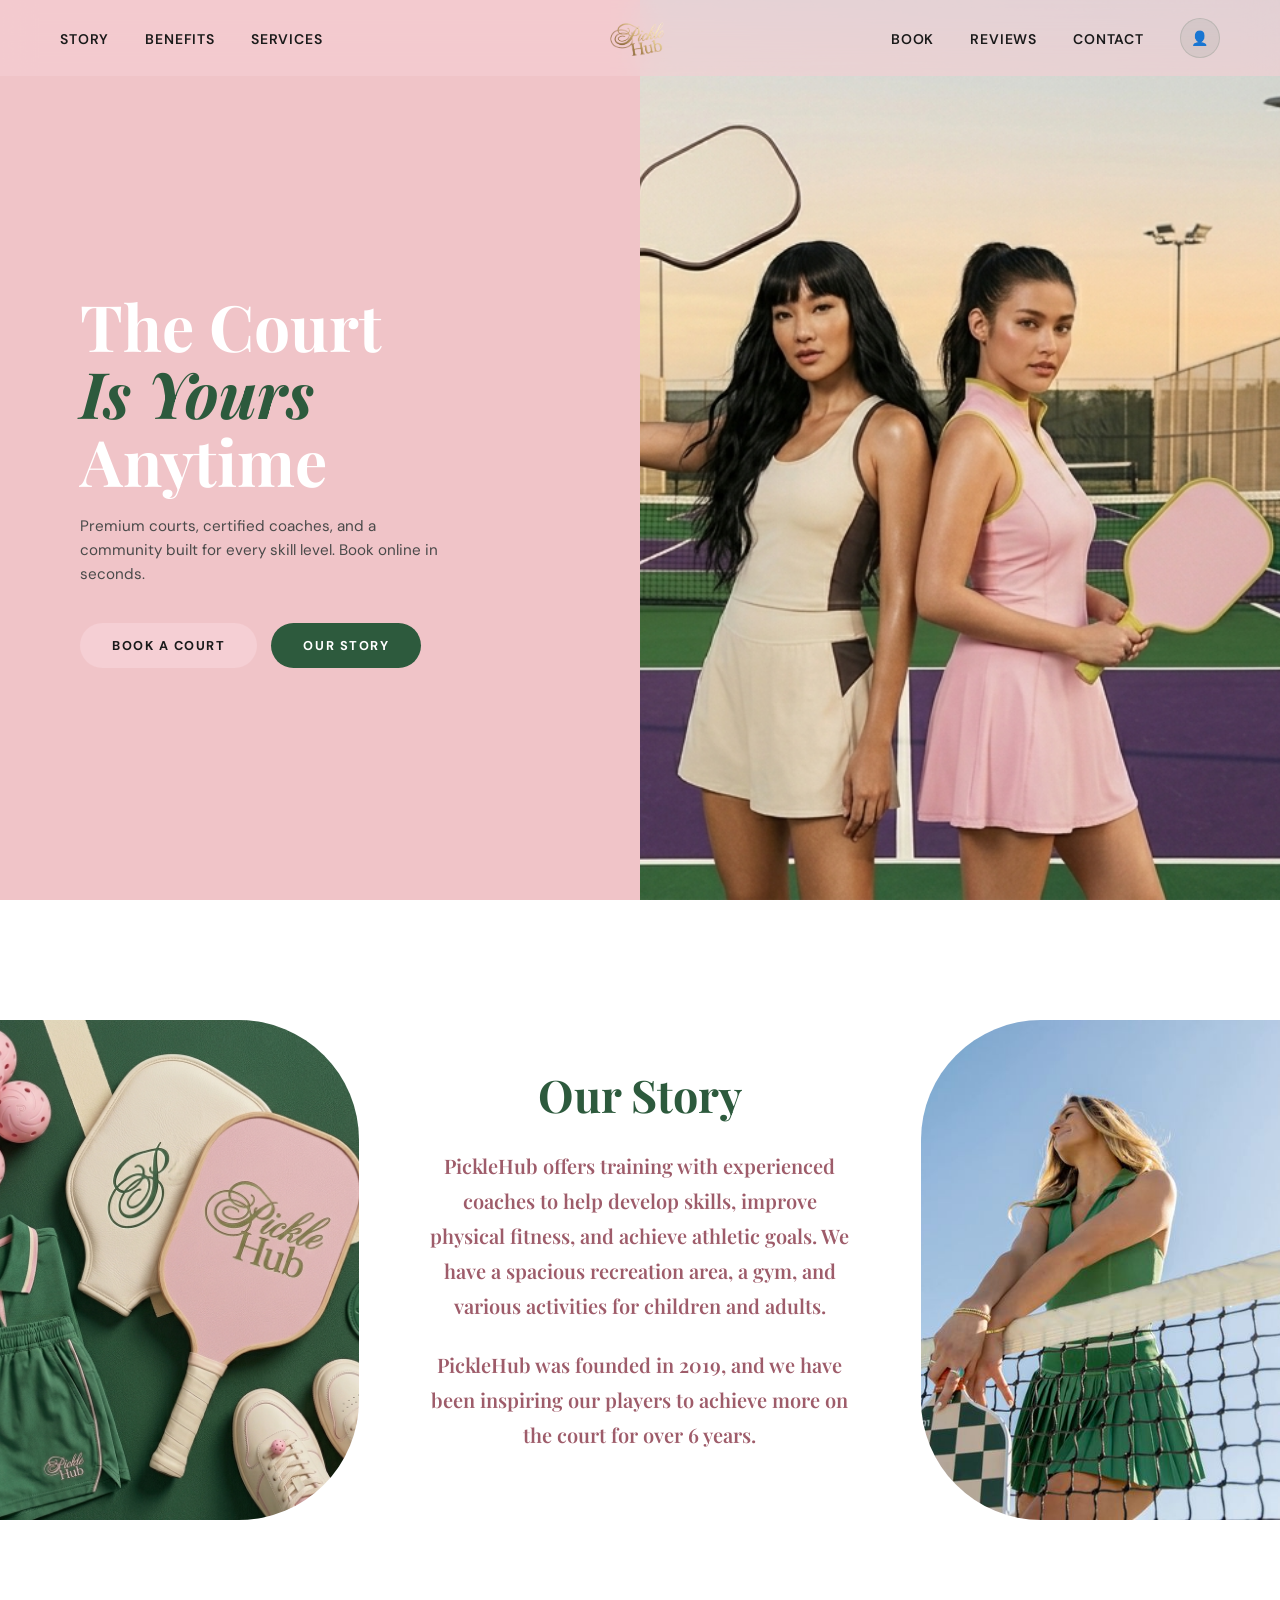
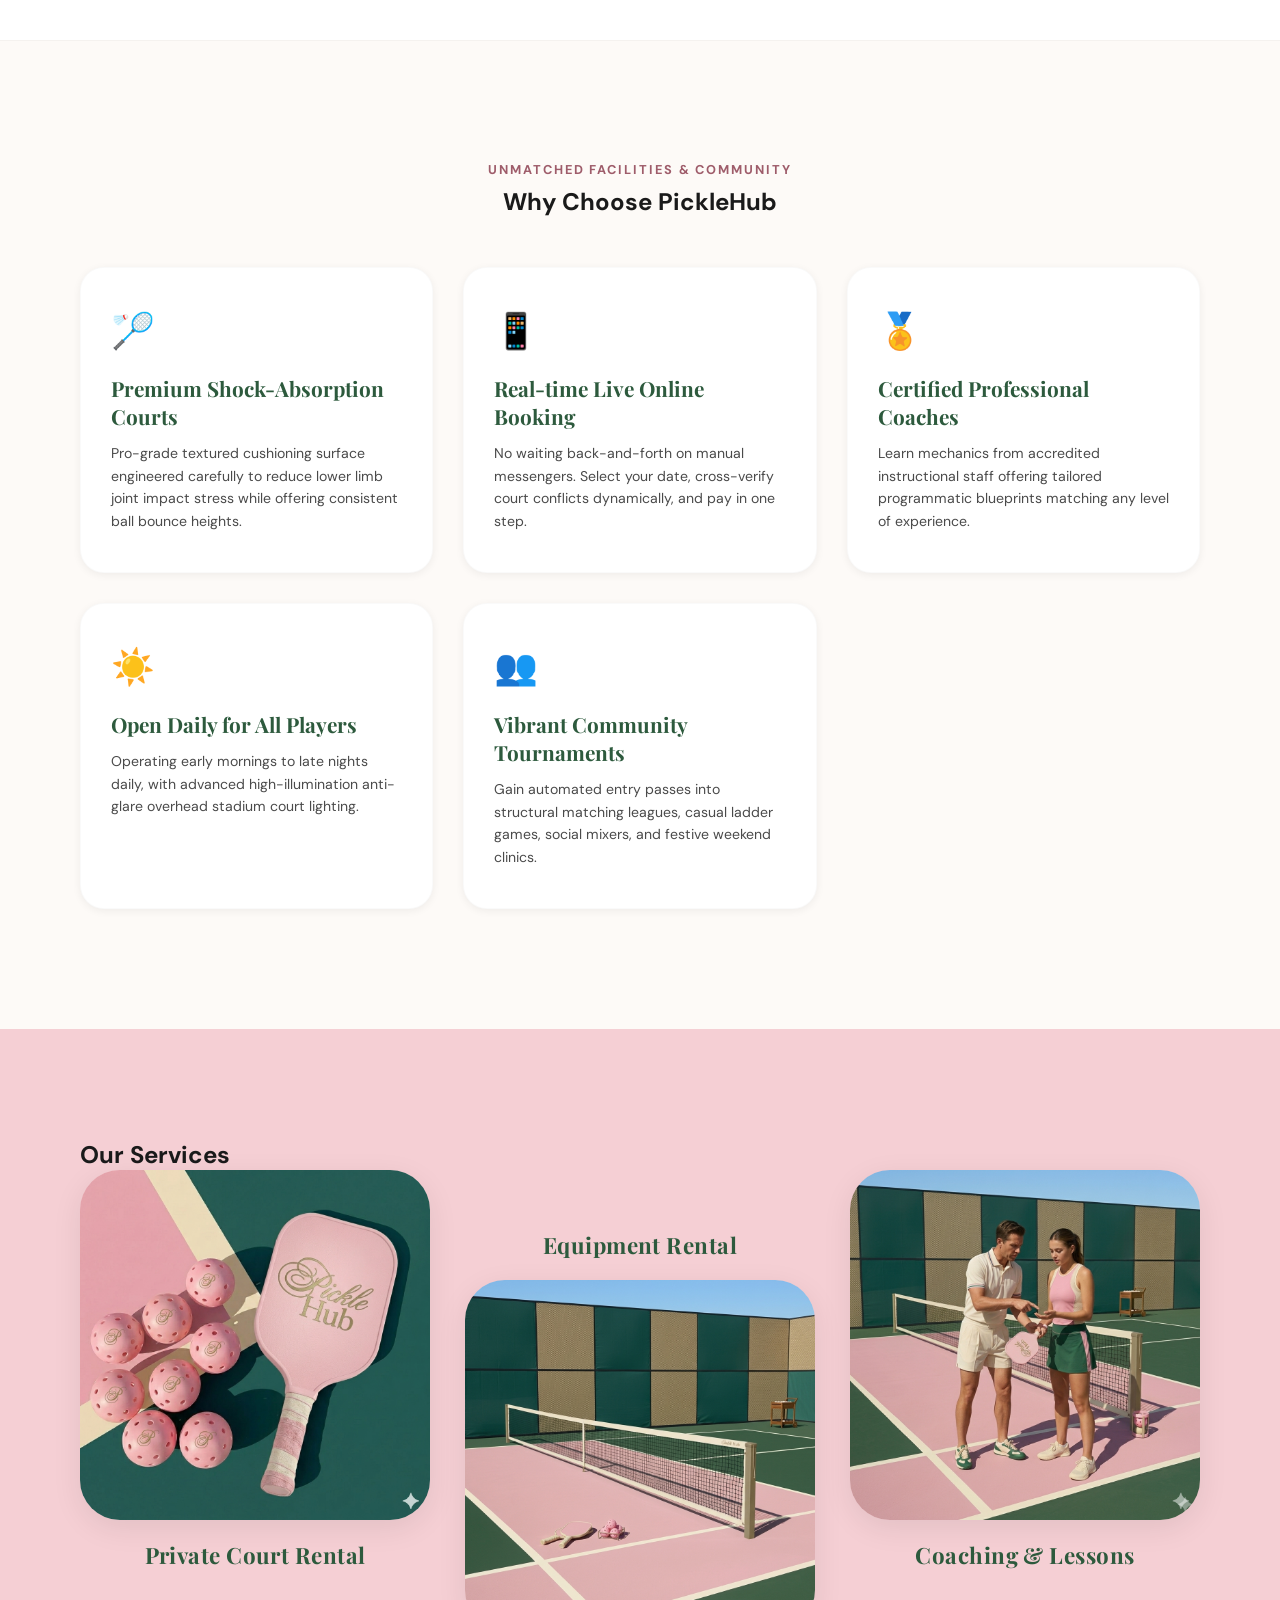
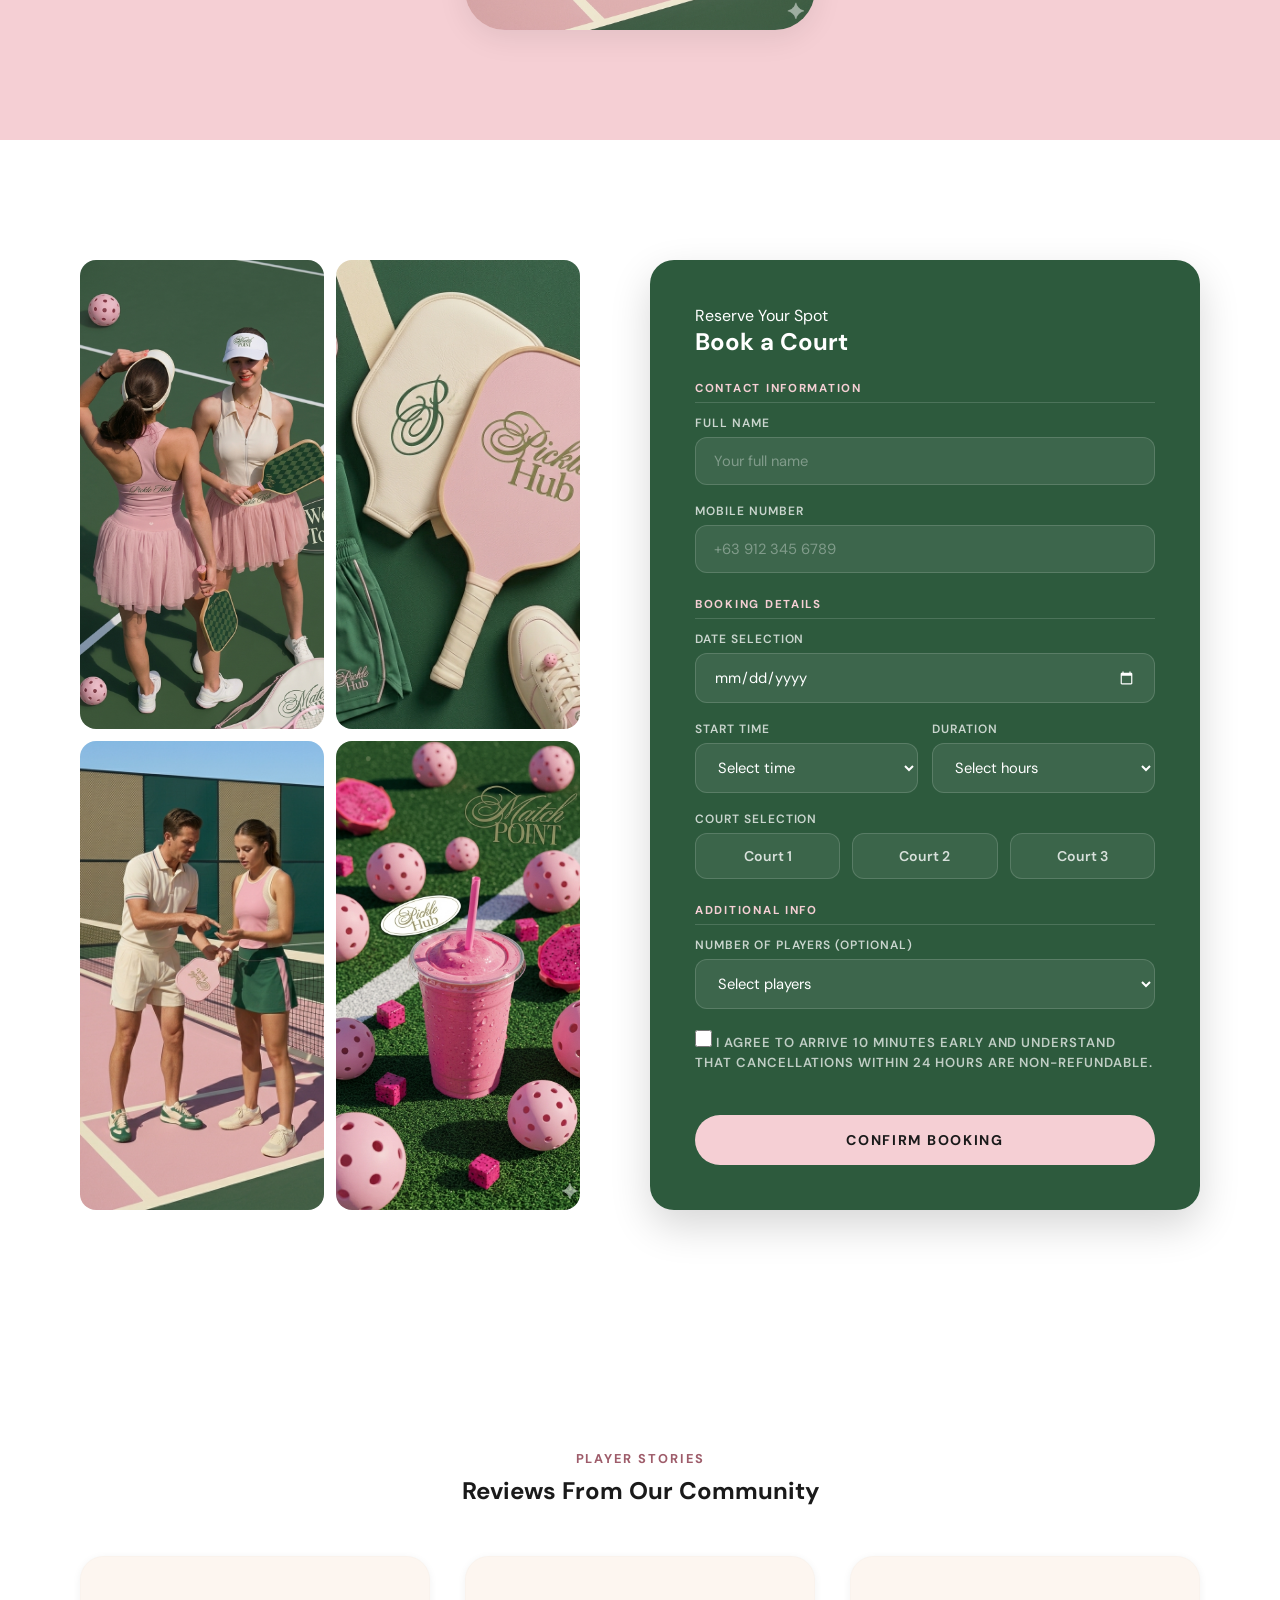
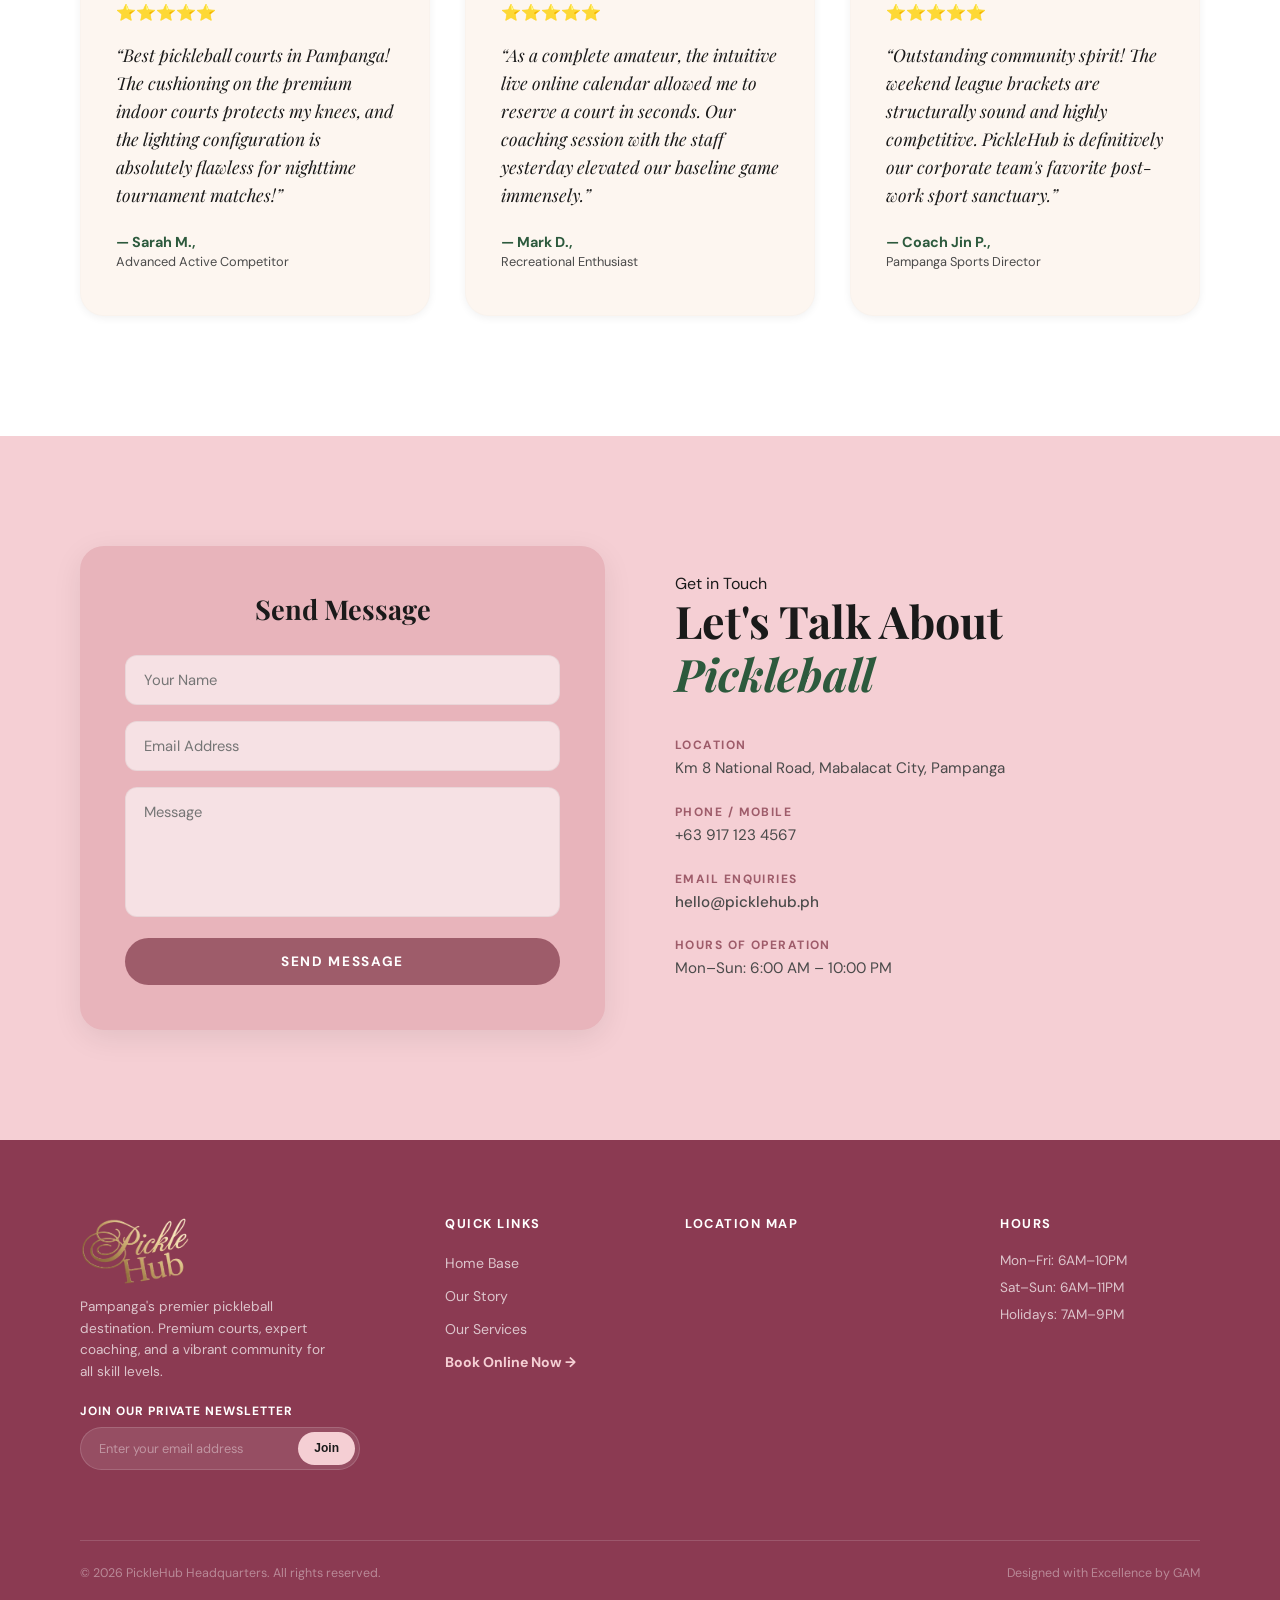
<file: index.html>
<!DOCTYPE html>
<html lang="en">
<head>
  <meta charset="UTF-8" />
  <meta name="viewport" content="width=device-width, initial-scale=1.0" />
  <title>PickleHub — The Court Is Yours Anytime</title>
  <link href="https://fonts.googleapis.com/css2?family=Playfair+Display:ital,wght@0,400;0,600;0,700;1,400;1,600&family=DM+Sans:wght@300;400;500;700&display=swap" rel="stylesheet" />
  <link rel="stylesheet" href="css/style.css" />
</head>
<body>

  <div class="toast" id="toast"></div>

  <div class="modal-overlay" id="summaryModal">
    <div class="modal-card">
      <div class="modal-header">
        <h3>Confirm Booking Details</h3>
        <button class="modal-close-btn" onclick="closeSummaryModal()">✕</button>
      </div>
      <div class="modal-body" id="modalSummaryContent"></div>
      <div class="modal-footer">
        <button class="btn-cancel-modal" onclick="closeSummaryModal()">Make Changes</button>
        <button class="btn-confirm-modal" onclick="executeFinalBooking()">
          <span class="btn-text">Pay & Secure Reservation</span>
          <div class="spinner" id="modalSpinner"></div>
        </button>
      </div>
    </div>
  </div>

  <div class="modal-overlay" id="successModal">
    <div class="success-card">
      <div class="success-icon-wrap">
        <svg class="checkmark-svg" viewBox="0 0 52 52">
          <circle class="checkmark-circle" cx="26" cy="26" r="25" fill="none"/>
          <path class="checkmark-check" fill="none" d="M14.1 27.2l7.1 7.2 16.7-16.8"/>
        </svg>
      </div>
      <h2>Booking Secured!</h2>
      <p>Your court has been successfully reserved. We have sent a digital confirmation pass to your mobile number.</p>
      <div class="success-details" id="successSummaryContent"></div>
      <button class="btn-success-close" onclick="closeSuccessModal()">See You On The Court</button>
    </div>
  </div>

  <nav id="navbar">
    <ul class="nav-links">
      <li><a href="#story" class="nav-link-item">story</a></li>
      <li><a href="#why-choose-us" class="nav-link-item">benefits</a></li>
      <li><a href="#services" class="nav-link-item">services</a></li>
    </ul>

    <a href="#hero" class="nav-logo">
      <img src="images/logo.png" alt="PickleHub Logo" style="height: 35px; width: auto; vertical-align: middle;">
    </a>
    
    <ul class="nav-right">
      <li><a href="#book" class="nav-link-item">book</a></li>
      <li><a href="#testimonials" class="nav-link-item">reviews</a></li>
      <li><a href="#contact" class="nav-link-item">contact</a></li>
      <li><a href="admin.html" class="btn-admin-auth-trigger" aria-label="Admin Access Portal" style="text-decoration:none;">👤</a></li>
    </ul>

    <button class="hamburger" id="hamburger" aria-label="Open menu">
      <span></span><span></span><span></span>
    </button>
  </nav>

  <div class="mobile-menu" id="mobileMenu">
    <button class="mobile-close" id="mobileClose">✕</button>
    <a href="#story" onclick="closeMobile()">Story</a>
    <a href="#why-choose-us" onclick="closeMobile()">Why Choose Us</a>
    <a href="#services" onclick="closeMobile()">Services</a>
    <a href="#book" onclick="closeMobile()">Book a Court</a>
    <a href="#testimonials" onclick="closeMobile()">Testimonials</a>
    <a href="#contact" onclick="closeMobile()">Contact</a>
    <a href="admin.html" class="btn-dashboard-toggle" style="margin-top: 20px; padding: 12px 24px; text-decoration: none;">👤 Staff Portal</a>
  </div>

  <section id="hero">
    <div class="hero-content">
      <h1>The Court<br><em>Is Yours</em><br>Anytime</h1>
      <p class="hero-sub">Premium courts, certified coaches, and a community built for every skill level. Book online in seconds.</p>
      <div class="hero-btns">
        <a href="#book" class="btn-primary">Book a Court</a>
        <a href="#story" class="btn-secondary">Our Story</a>
      </div>
    </div>
    <div class="hero-img">
      <img src="images/pb-home.png" alt="Pickleball players" />
    </div>
  </section>

  <section id="story">
    <div class="story-img left-img">
      <img src="images/paddle.png" alt="Pickleball paddles and balls" />
    </div>
    <div class="story-text">
      <h2>Our Story</h2>
      <p>PickleHub offers training with experienced coaches to help develop skills, improve physical fitness, and achieve athletic goals. We have a spacious recreation area, a gym, and various activities for children and adults.</p>
      <p>PickleHub was founded in 2019, and we have been inspiring our players to achieve more on the court for over 6 years.</p>
    </div>
    <div class="story-img right-img">
      <img src="images/pp.jpg" alt="Pickleball player" />
    </div>
  </section>

  <section id="why-choose-us">
    <p class="section-eyebrow">Unmatched Facilities & Community</p>
    <h2 class="section-title">Why Choose PickleHub</h2>
    <div class="benefits-grid">
      <div class="benefit-card">
        <div class="benefit-icon">🏸</div>
        <h3>Premium Shock-Absorption Courts</h3>
        <p>Pro-grade textured cushioning surface engineered carefully to reduce lower limb joint impact stress while offering consistent ball bounce heights.</p>
      </div>
      <div class="benefit-card">
        <div class="benefit-icon">📱</div>
        <h3>Real-time Live Online Booking</h3>
        <p>No waiting back-and-forth on manual messengers. Select your date, cross-verify court conflicts dynamically, and pay in one step.</p>
      </div>
      <div class="benefit-card">
        <div class="benefit-icon">🏅</div>
        <h3>Certified Professional Coaches</h3>
        <p>Learn mechanics from accredited instructional staff offering tailored programmatic blueprints matching any level of experience.</p>
      </div>
      <div class="benefit-card">
        <div class="benefit-icon">☀️</div>
        <h3>Open Daily for All Players</h3>
        <p>Operating early mornings to late nights daily, with advanced high-illumination anti-glare overhead stadium court lighting.</p>
      </div>
      <div class="benefit-card">
        <div class="benefit-icon">👥</div>
        <h3>Vibrant Community Tournaments</h3>
        <p>Gain automated entry passes into structural matching leagues, casual ladder games, social mixers, and festive weekend clinics.</p>
      </div>
    </div>
  </section>

  <section id="services">
    <h2 class="section-title">Our Services</h2>
    <div class="services-grid">
      <div class="service-item side-item">
        <div class="s-img">
          <img src="images/equipment.png" alt="Private Court Rental" />
        </div>
        <h3 class="s-title">Private Court Rental</h3>
      </div>
      <div class="service-item center-item">
        <h3 class="s-title">Equipment Rental</h3>
        <div class="s-img">
          <img src="images/rental.png" alt="Equipment Rental" />
        </div>
      </div>
      <div class="service-item side-item">
        <div class="s-img">
          <img src="images/coaching.png" alt="Coaching & Lessons" />
        </div>
        <h3 class="s-title">Coaching & Lessons</h3>
      </div>
    </div>
  </section>

  <section id="book">
    <div class="book-gallery">
      <div class="book-gallery-img gallery-top-left"><img src="images/players.png" alt="Players" /></div>
      <div class="book-gallery-img gallery-top-right"><img src="images/paddle.png" alt="Pickleball paddle" /></div>
      <div class="book-gallery-img gallery-bottom-left"><img src="images/coaching.png" alt="Coaching session" /></div>
      <div class="book-gallery-img gallery-bottom-right"><img src="images/pb balls.png" alt="Pickleball balls" /></div>
    </div>

    <div class="book-form-wrap">
      <p class="eyebrow">Reserve Your Spot</p>
      <h2>Book a Court</h2>

      <p class="form-section-label">Contact Information</p>
      <div class="form-group">
        <label for="bookName">Full Name</label>
        <input type="text" id="bookName" placeholder="Your full name" />
      </div>
      <div class="form-group">
        <label for="bookPhone">Mobile Number</label>
        <input type="tel" id="bookPhone" placeholder="+63 912 345 6789" />
      </div>

      <p class="form-section-label">Booking Details</p>
      <div class="form-group">
        <label for="bookDate">Date Selection</label>
        <input type="date" id="bookDate" onchange="runLiveAvailabilityCheck()" />
      </div>

      <div class="form-row">
        <div class="form-group">
          <label for="bookStartTime">Start Time</label>
          <select id="bookStartTime" onchange="runLiveAvailabilityCheck()">
            <option value="">Select time</option>
            <option value="06:00">6:00 AM</option>
            <option value="07:00">7:00 AM</option>
            <option value="08:00">8:00 AM</option>
            <option value="09:00">9:00 AM</option>
            <option value="10:00">10:00 AM</option>
            <option value="11:00">11:00 AM</option>
            <option value="12:00">12:00 PM</option>
            <option value="13:00">1:00 PM</option>
            <option value="14:00">2:00 PM</option>
            <option value="15:00">3:00 PM</option>
            <option value="16:00">4:00 PM</option>
            <option value="17:00">5:00 PM</option>
            <option value="18:00">6:00 PM</option>
            <option value="19:00">7:00 PM</option>
            <option value="20:00">8:00 PM</option>
            <option value="21:00">9:00 PM</option>
          </select>
        </div>
        <div class="form-group">
          <label for="bookDuration">Duration</label>
          <select id="bookDuration" onchange="runLiveAvailabilityCheck()">
            <option value="">Select hours</option>
            <option value="1">1 Hour</option>
            <option value="2">2 Hours</option>
            <option value="3">3 Hours</option>
            <option value="4">4 Hours</option>
          </select>
        </div>
      </div>

      <div class="checker-banner status-checking" id="availabilityCheckerBanner" style="display: none;">
        <span class="banner-icon">🔄</span> <span id="availabilityBannerMessage">Evaluating slot criteria...</span>
      </div>

      <div class="form-group">
        <label>Court Selection</label>
        <div class="court-btns">
          <button type="button" class="court-btn" id="courtBtn1" onclick="selectCourt(this, '1')">Court 1</button>
          <button type="button" class="court-btn" id="courtBtn2" onclick="selectCourt(this, '2')">Court 2</button>
          <button type="button" class="court-btn" id="courtBtn3" onclick="selectCourt(this, '3')">Court 3</button>
        </div>
        <input type="hidden" id="bookCourt" value="" />
      </div>

      <div class="price-estimate-box" id="priceEstimationBox" style="display: none;">
        <div class="price-row">
          <span>Base Court Rate (<span id="calcHoursText">0 Hours</span>):</span>
          <span id="calcBasePrice">₱0</span>
        </div>
        <div class="price-row total-row">
          <span>Estimated Total Cost Due:</span>
          <span id="calcTotalAmount">₱0</span>
        </div>
      </div>

      <p class="form-section-label">Additional Info</p>
      <div class="form-group">
        <label for="bookPlayers">Number of Players <span class="optional-tag">(Optional)</span></label>
        <select id="bookPlayers">
          <option value="">Select players</option>
          <option value="1">1 Player</option>
          <option value="2">2 Players</option>
          <option value="3">3 Players</option>
          <option value="4">4 Players</option>
          <option value="5+">5+ Players</option>
        </select>
      </div>

      <div class="form-group terms-group">
        <label class="checkbox-label">
          <input type="checkbox" id="bookTerms" />
          <span>I agree to arrive 10 minutes early and understand that cancellations within 24 hours are non-refundable.</span>
        </label>
      </div>

      <button class="btn-submit" onclick="submitBookingFormStage()">Confirm Booking</button>
    </div>
  </section>

  <section id="testimonials">
    <p class="section-eyebrow">Player Stories</p>
    <h2 class="section-title">Reviews From Our Community</h2>
    <div class="testimonials-container">
      <div class="testimonial-card">
        <div class="stars">⭐⭐⭐⭐⭐</div>
        <p class="quote">“Best pickleball courts in Pampanga! The cushioning on the premium indoor courts protects my knees, and the lighting configuration is absolutely flawless for nighttime tournament matches!”</p>
        <p class="author">— Sarah M., <span>Advanced Active Competitor</span></p>
      </div>
      <div class="testimonial-card">
        <div class="stars">⭐⭐⭐⭐⭐</div>
        <p class="quote">“As a complete amateur, the intuitive live online calendar allowed me to reserve a court in seconds. Our coaching session with the staff yesterday elevated our baseline game immensely.”</p>
        <p class="author">— Mark D., <span>Recreational Enthusiast</span></p>
      </div>
      <div class="testimonial-card">
        <div class="stars">⭐⭐⭐⭐⭐</div>
        <p class="quote">“Outstanding community spirit! The weekend league brackets are structurally sound and highly competitive. PickleHub is definitively our corporate team's favorite post-work sport sanctuary.”</p>
        <p class="author">— Coach Jin P., <span>Pampanga Sports Director</span></p>
      </div>
    </div>
  </section>

  <section id="contact">
    <div class="contact-form-wrap">
      <h3>Send Message</h3>
      <input type="text" id="cName" placeholder="Your Name" />
      <input type="email" id="cEmail" placeholder="Email Address" />
      <textarea id="cMessage" placeholder="Message"></textarea>
      <button class="btn-send" onclick="sendMessage()">Send Message</button>
    </div>

    <div class="contact-info">
      <p class="eyebrow">Get in Touch</p>
      <h2>Let's Talk About<br><em>Pickleball</em></h2>

      <div class="info-item">
        <div class="label">Location</div>
        <p>Km 8 National Road, Mabalacat City, Pampanga</p>
      </div>
      <div class="info-item">
        <div class="label">Phone / Mobile</div>
        <p><a href="tel:+639171234567" style="color: inherit; text-decoration: none;">+63 917 123 4567</a></p>
      </div>
      <div class="info-item">
        <div class="label">Email Enquiries</div>
        <p><a href="mailto:hello@picklehub.ph" style="color: inherit; text-decoration: none; font-weight: 500;">hello@picklehub.ph</a></p>
      </div>
      <div class="info-item">
        <div class="label">Hours of Operation</div>
        <p>Mon–Sun: 6:00 AM – 10:00 PM</p>
      </div>
    </div>
  </section>

  <footer>
    <div class="footer-top">
      <div class="footer-brand">
        <div class="footer-logo">
          <img src="images/logo.png" alt="PickleHub Logo" style="width: 120px; height: auto; display: block; margin-bottom: 12px;">
        </div>
        <p>Pampanga's premier pickleball destination. Premium courts, expert coaching, and a vibrant community for all skill levels.</p>
        
        <div class="newsletter-wrap">
          <h5>Join Our Private Newsletter</h5>
          <div class="newsletter-field">
            <input type="email" id="newsletterEmailInput" placeholder="Enter your email address" />
            <button onclick="handleNewsletterSubmit()">Join</button>
          </div>
        </div>
      </div>

      <div class="footer-col">
        <h4>Quick Links</h4>
        <ul>
          <li><a href="#hero">Home Base</a></li>
          <li><a href="#story">Our Story</a></li>
          <li><a href="#services">Our Services</a></li>
          <li><a href="#book" class="cta-highlight-link">Book Online Now →</a></li>
        </ul>
      </div>

      <div class="footer-col">
        <h4>Location Map</h4>
        <div class="maps-container-frame">
          <iframe 
            src="https://www.google.com/maps/embed?pb=!1m18!1m12!1m3!1d3848.3304126938945!2d120.5756!3d15.2215!2m3!1f0!2f0!3f0!3m2!1i1024!2i768!4f13.1!3m3!1m2!1s0x0%3A0x0!2zMTXCsDEzJzE3LjQiTiAxMjDCsDM0JzMyLjIiRQ!5e0!3m2!1sen!2sph!4v1650000000000!5m2!1sen!2sph" 
            width="100%" height="115" style="border:0; border-radius: 12px;" allowfullscreen="" loading="lazy" referrerpolicy="no-referrer-when-downgrade">
          </iframe>
        </div>
      </div>

      <div class="footer-col">
        <h4>Hours</h4>
        <div class="hours-item">Mon–Fri: 6AM–10PM</div>
        <div class="hours-item">Sat–Sun: 6AM–11PM</div>
        <div class="hours-item">Holidays: 7AM–9PM</div>
      </div>
    </div>
    <div class="footer-bottom">
      <span>© 2026 PickleHub Headquarters. All rights reserved.</span>
      <span>Designed with Excellence by GAM</span>
    </div>
  </footer>

  <script src="js/script.js"></script>
</body>
</html>
</file>
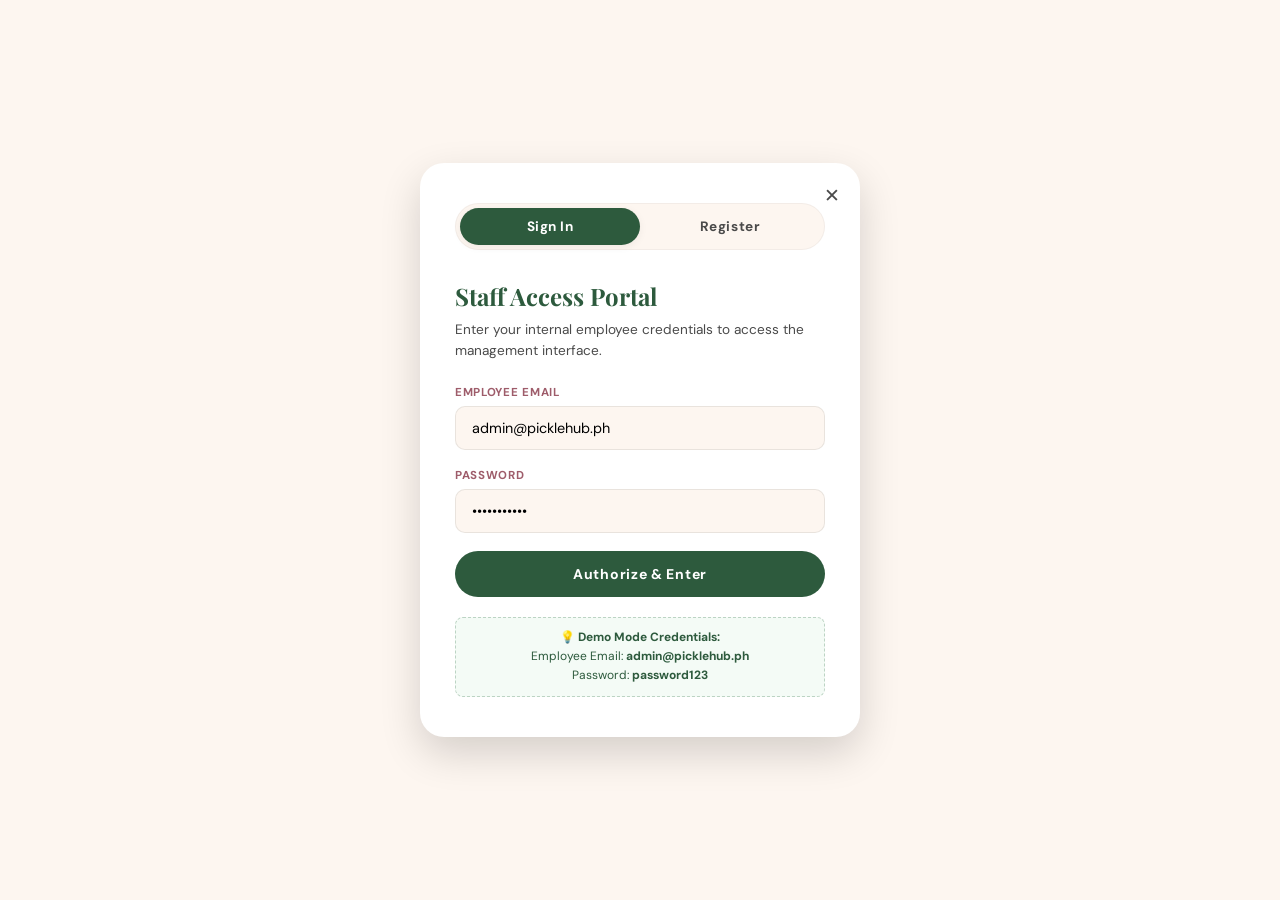
<file: admin.html>
<!DOCTYPE html>
<html lang="en">
<head>
  <meta charset="UTF-8" />
  <meta name="viewport" content="width=device-width, initial-scale=1.0" />
  <title>Admin Dashboard — PickleHub</title>
  <link href="https://fonts.googleapis.com/css2?family=Playfair+Display:ital,wght@0,400;0,600;0,700;1,400;1,600&family=DM+Sans:wght@300;400;500;700&display=swap" rel="stylesheet" />
  <link rel="stylesheet" href="css/style.css" />
  <style>
    body { background: var(--cream); overflow-y: auto; padding: 0; }
    .auth-wrapper { min-height: 100vh; display: flex; align-items: center; justify-content: center; padding: 20px; }
    /* Overrides so it's not a popup overlay anymore */
    .admin-container { padding: 40px; max-width: 1200px; margin: 0 auto; display: none; }
  </style>
</head>
<body>

  <div class="toast" id="toast"></div>

  <div class="auth-wrapper" id="adminAuthView">
    <div class="auth-card" style="transform: none; position: relative;">
      <a href="index.html" class="modal-close-btn auth-close" style="text-decoration:none;" title="Back to Home">✕</a>
      
      <div class="auth-tabs">
        <button class="auth-tab-btn active" id="tabSignIn" onclick="switchAuthTab('signin')">Sign In</button>
        <button class="auth-tab-btn" id="tabRegister" onclick="switchAuthTab('register')">Register</button>
      </div>

      <div class="auth-form-view active" id="formSignIn">
        <h3>Staff Access Portal</h3>
        <p class="auth-subtitle">Enter your internal employee credentials to access the management interface.</p>
        
        <div class="auth-field">
          <label>Employee Email</label>
          <input type="email" id="authSignInEmail" placeholder="name@picklehub.ph" value="admin@picklehub.ph" />
        </div>
        <div class="auth-field">
          <label>Password</label>
          <input type="password" id="authSignInPassword" placeholder="••••••••" value="password123" />
        </div>
        
        <button class="btn-auth-submit" onclick="handleAdminSignIn()">
          <span class="auth-btn-text">Authorize & Enter</span>
          <div class="spinner" id="signInSpinner"></div>
        </button>
        <p class="auth-hint" style="line-height: 1.6;">
          💡 <strong>Demo Mode Credentials:</strong><br>
          Employee Email: <strong>admin@picklehub.ph</strong><br>
          Password: <strong>password123</strong>
        </p>      
      </div>

      <div class="auth-form-view" id="formRegister">
        <h3>Request Administrative Access</h3>
        <p class="auth-subtitle">Create a new staff profile. All registrations undergo supervisor validation.</p>
        
        <div class="auth-field">
          <label>Full Name</label>
          <input type="text" id="authRegName" placeholder="Juan Dela Cruz" />
        </div>
        <div class="auth-field">
          <label>Official Email</label>
          <input type="email" id="authRegEmail" placeholder="username@picklehub.ph" />
        </div>
        <div class="auth-field">
          <label>Create Secure Password</label>
          <input type="password" id="authRegPassword" placeholder="Minimum 6 characters" />
        </div>

        <button class="btn-auth-submit" onclick="handleAdminRegister()">
          <span class="auth-btn-text">Submit Request</span>
          <div class="spinner" id="registerSpinner"></div>
        </button>
      </div>
    </div>
  </div>

  <div class="admin-container" id="adminDashboardSection">
      <div class="dashboard-header">
        <div class="db-title-area">
          <span class="db-badge">Staff Mode</span>
          <h2>PickleHub Executive Management Dashboard</h2>
        </div>
        <a href="index.html" class="btn-close-dashboard" style="text-decoration:none;">Back to Website ✕</a>
      </div>

      <div class="analytics-grid">
        <div class="analytics-card">
          <div class="card-icon" style="background: rgba(45, 90, 61, 0.1); color: var(--green-dark);">📅</div>
          <div class="card-info">
            <h3>Total Bookings Scheduled</h3>
            <p id="statTotalBookings">0 Reservations</p>
          </div>
        </div>
        <div class="analytics-card">
          <div class="card-icon" style="background: rgba(158, 92, 106, 0.1); color: var(--rose-dark);">⚡</div>
          <div class="card-info">
            <h3>Peak Occupancy Court</h3>
            <p>Court 2 (88%)</p>
          </div>
        </div>
        <div class="analytics-card">
          <div class="card-icon" style="background: rgba(232, 180, 187, 0.2); color: var(--rose-footer);">₱</div>
          <div class="card-info">
            <h3>Gross Revenue Generated</h3>
            <p id="statRevenue">₱0</p>
          </div>
        </div>
      </div>

      <div class="dashboard-content-split">
        <div class="table-card">
          <h3>Live Reservation Table</h3>
          <div class="table-wrapper">
            <table class="db-table">
            <thead>
                <tr>
                  <th>Customer Name</th>
                  <th>Contact Information</th>
                  <th>Selected Court</th>
                  <th>Date Scheduled</th>
                  <th>Time & Duration</th>
                  <th>Payment Amount</th>
                  <th>Actions</th>
                </tr>
              </thead>
              <tbody id="dashboardTableBody">
              </tbody>
            </table>
          </div>
        </div>

        <div class="schedule-sidebar">
          <h3>Court Schedules Overview</h3>
          <div class="court-schedule-card">
            <h4>Court 1 (Indoor Premium)</h4>
            <div class="timeline-slot filled">06:00 AM - 08:00 AM — Reserved</div>
            <div class="timeline-slot empty">08:00 AM - 01:00 PM — Available</div>
            <div class="timeline-slot filled">01:00 PM - 03:00 PM — Reserved</div>
          </div>
          <div class="court-schedule-card">
            <h4>Court 2 (Olympic Standard)</h4>
            <div class="timeline-slot empty">06:00 AM - 09:00 AM — Available</div>
            <div class="timeline-slot filled">09:00 AM - 11:00 AM — Reserved</div>
            <div class="timeline-slot empty">11:00 AM - 10:00 PM — Available</div>
          </div>
        </div>
      </div>
  </div>

  <script src="js/script.js"></script>
</body>
</html>
</file>
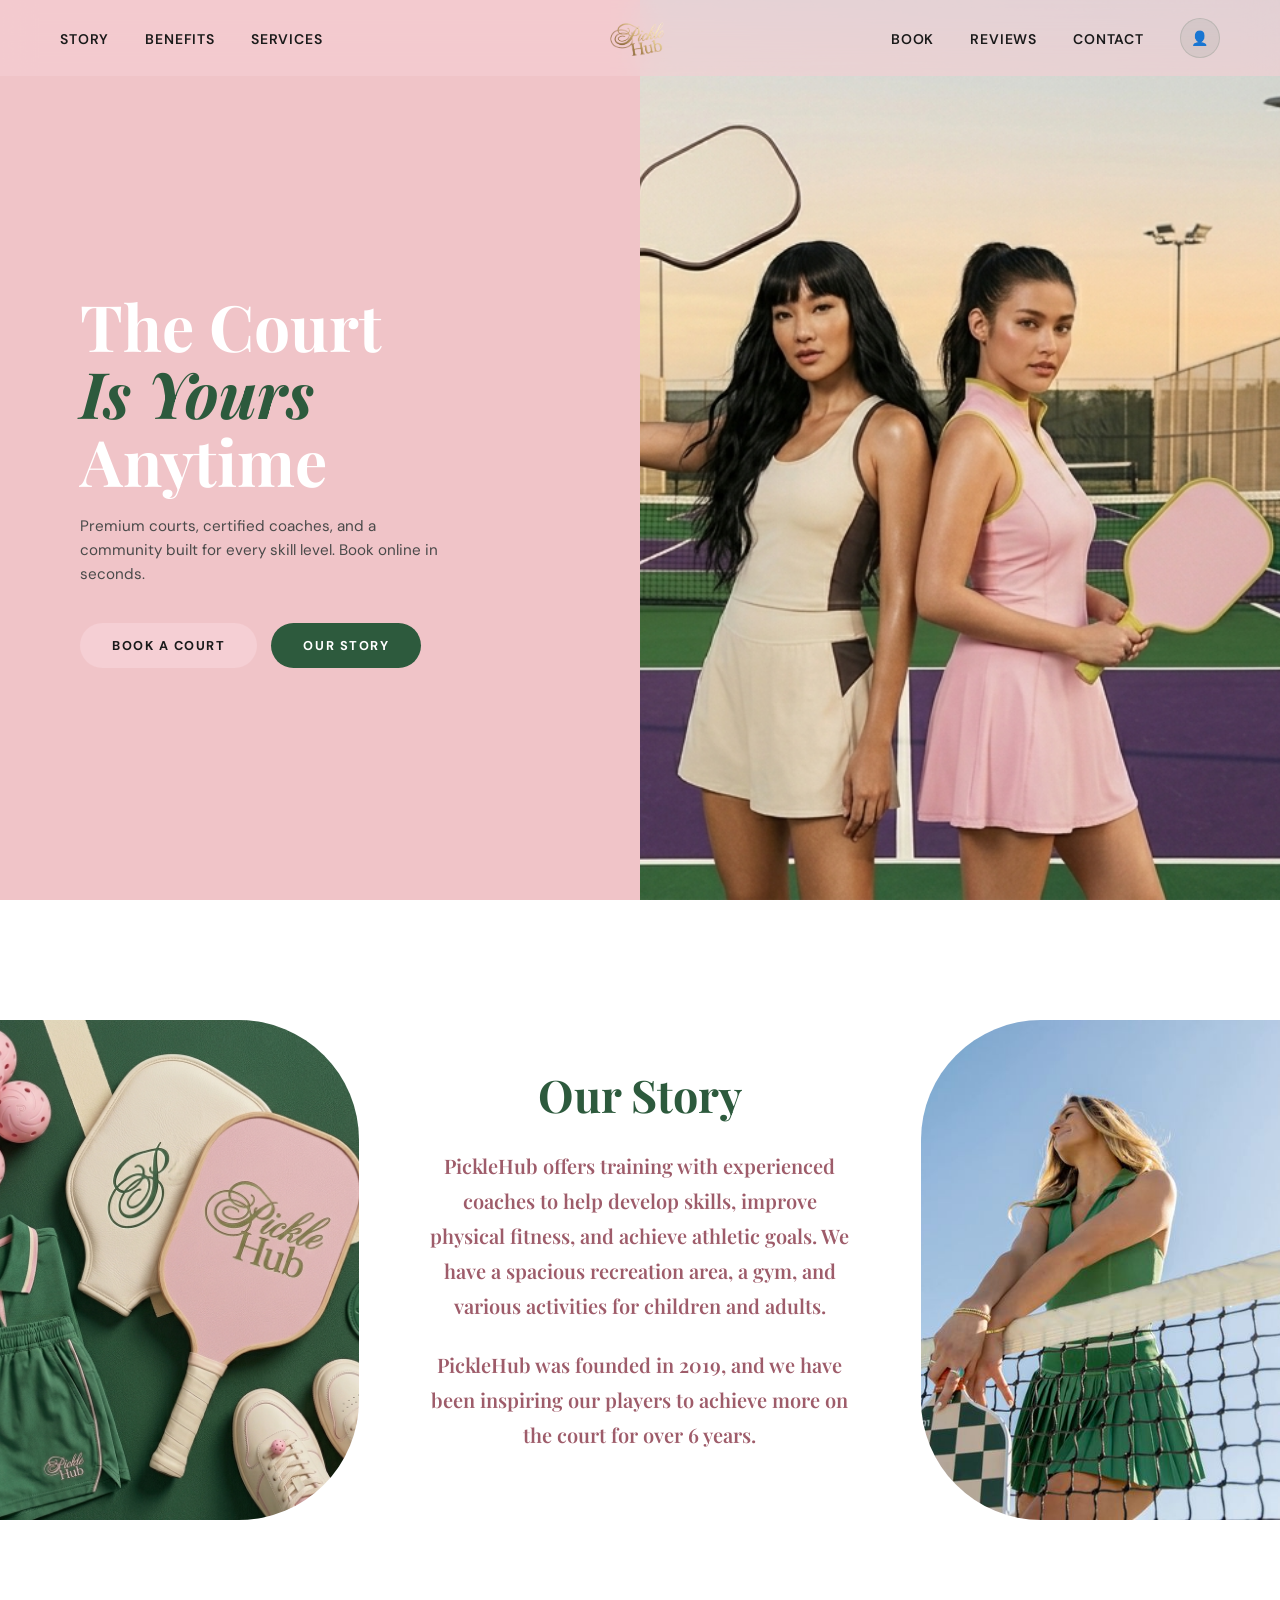
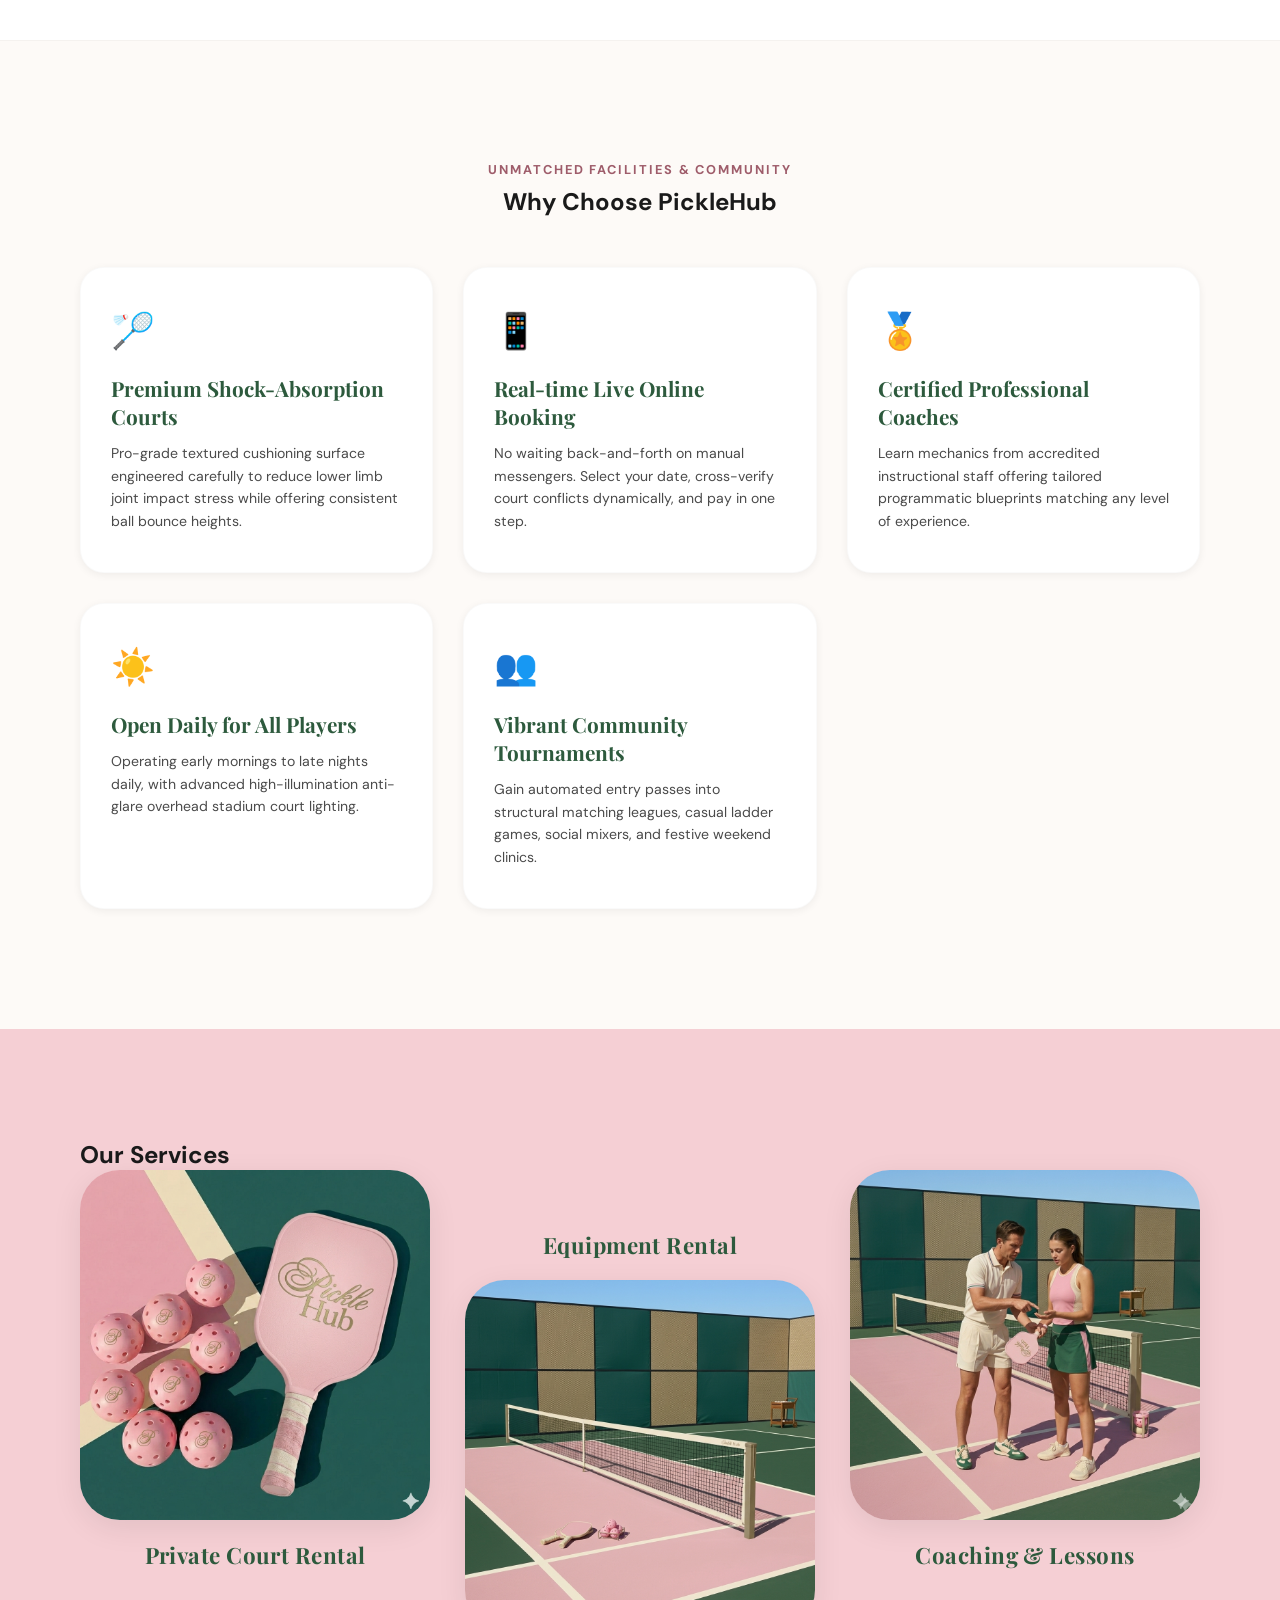
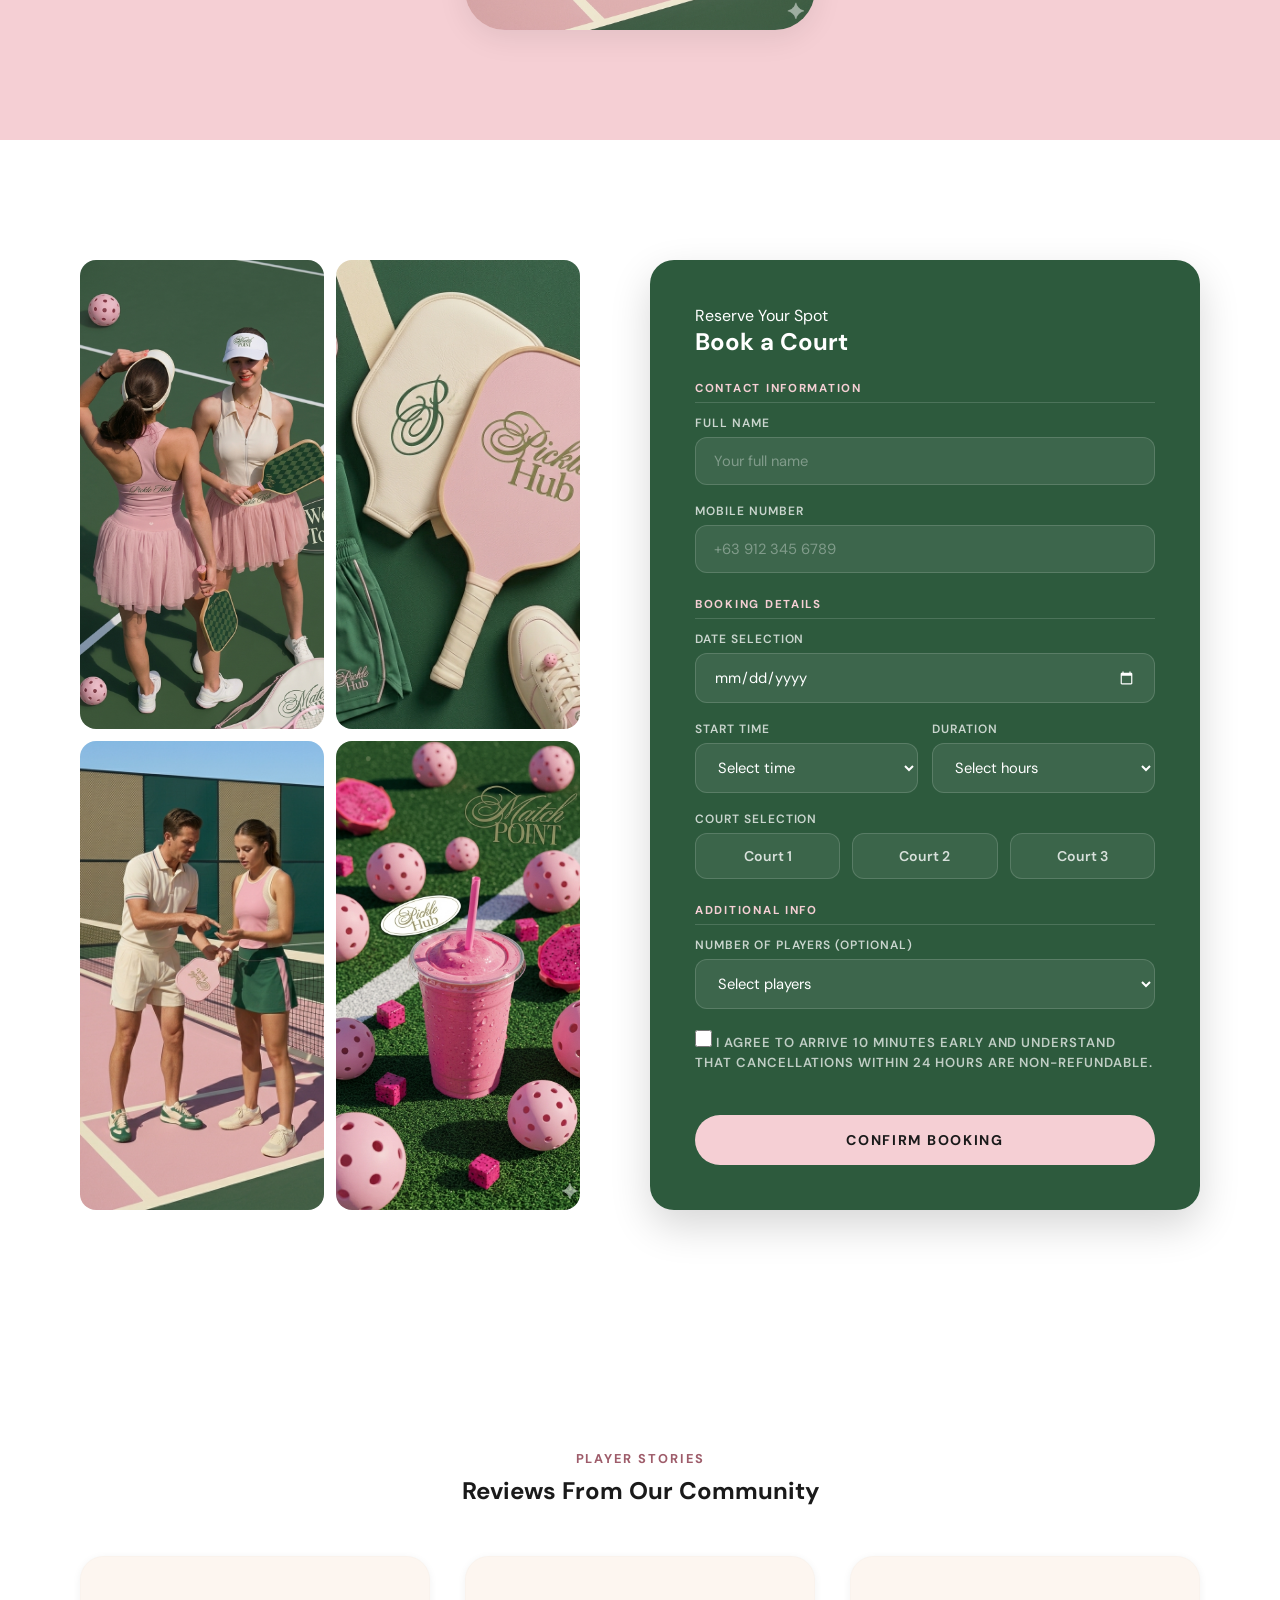
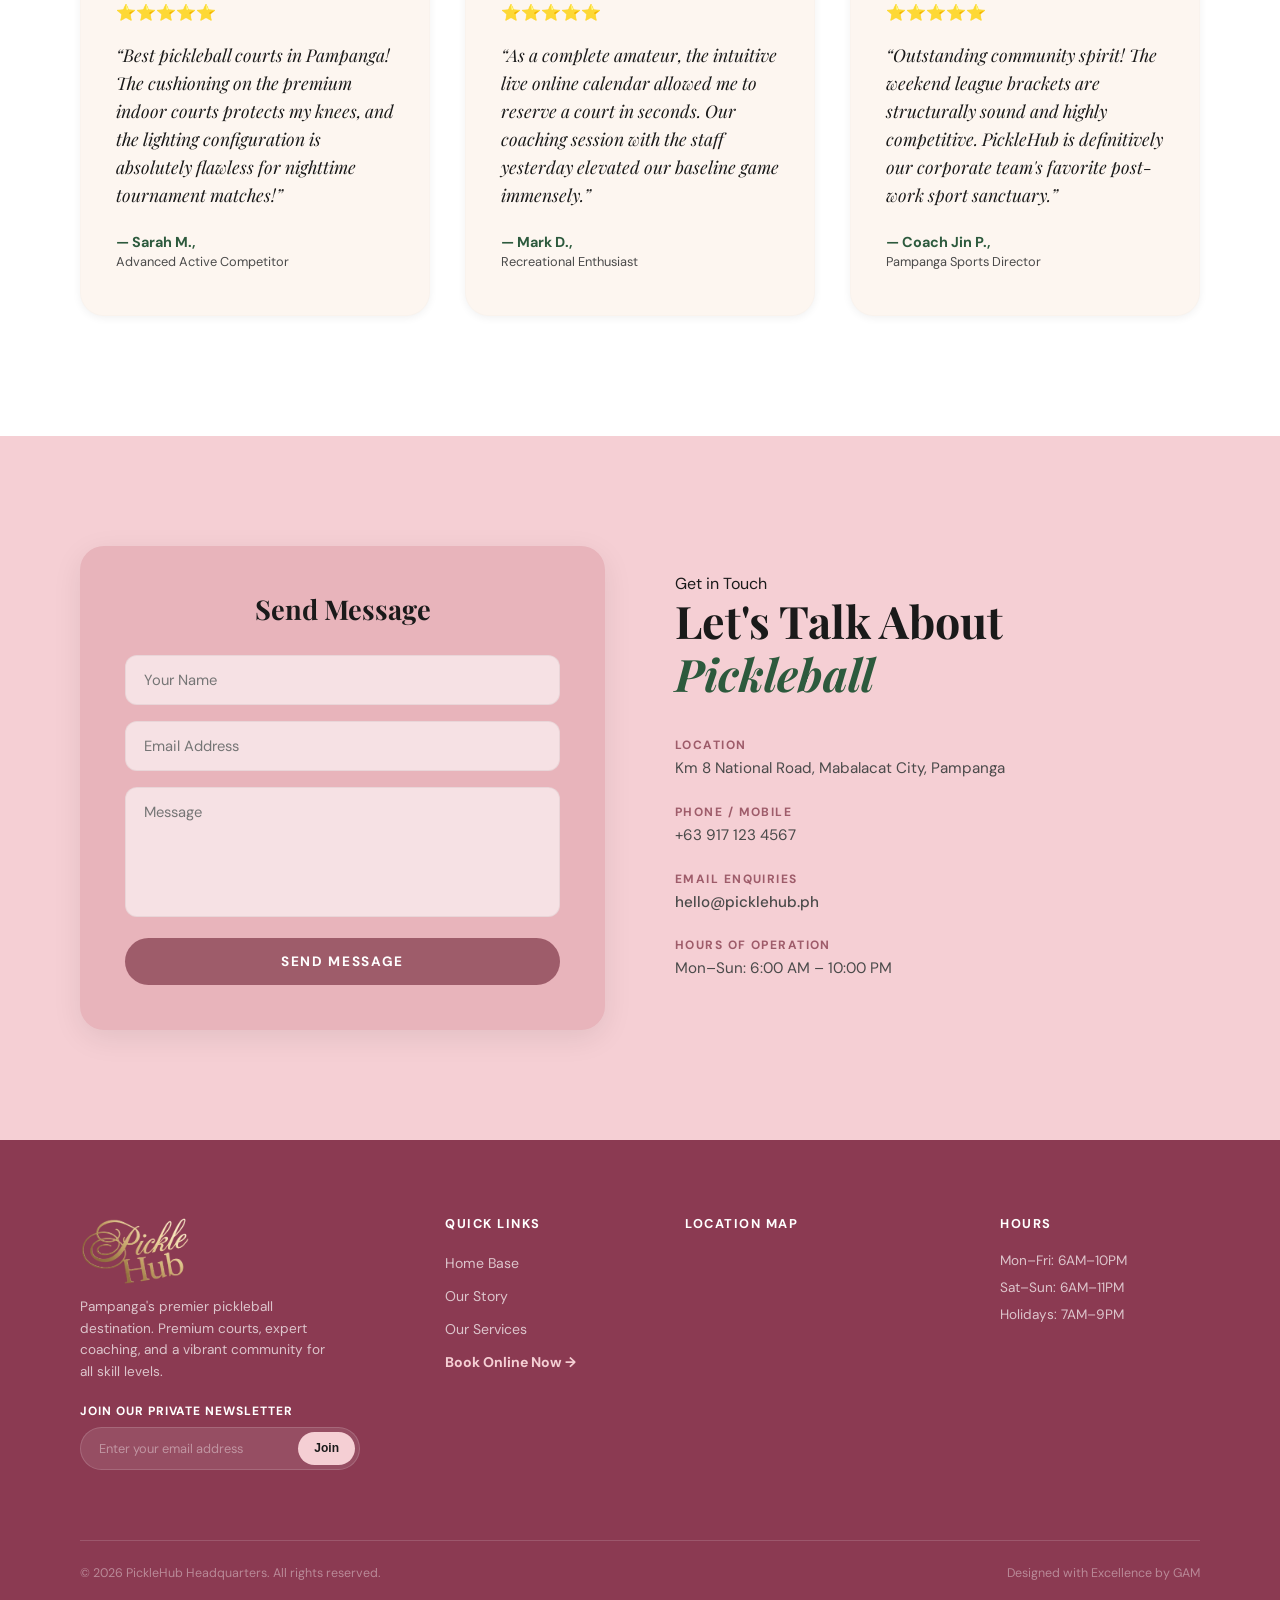
<file: picklehub.html>
<!DOCTYPE html>
<html lang="en">
<head>
  <meta charset="UTF-8" />
  <meta name="viewport" content="width=device-width, initial-scale=1.0" />
  <title>PickleHub — The Court Is Yours Anytime</title>
  <link href="https://fonts.googleapis.com/css2?family=Playfair+Display:ital,wght@0,400;0,600;0,700;1,400;1,600&family=DM+Sans:wght@300;400;500;700&display=swap" rel="stylesheet" />
  <link rel="stylesheet" href="css/style.css" />
</head>
<body>

  <div class="toast" id="toast"></div>

  <div class="modal-overlay" id="summaryModal">
    <div class="modal-card">
      <div class="modal-header">
        <h3>Confirm Booking Details</h3>
        <button class="modal-close-btn" onclick="closeSummaryModal()">✕</button>
      </div>
      <div class="modal-body" id="modalSummaryContent"></div>
      <div class="modal-footer">
        <button class="btn-cancel-modal" onclick="closeSummaryModal()">Make Changes</button>
        <button class="btn-confirm-modal" onclick="executeFinalBooking()">
          <span class="btn-text">Pay & Secure Reservation</span>
          <div class="spinner" id="modalSpinner"></div>
        </button>
      </div>
    </div>
  </div>

  <div class="modal-overlay" id="successModal">
    <div class="success-card">
      <div class="success-icon-wrap">
        <svg class="checkmark-svg" viewBox="0 0 52 52">
          <circle class="checkmark-circle" cx="26" cy="26" r="25" fill="none"/>
          <path class="checkmark-check" fill="none" d="M14.1 27.2l7.1 7.2 16.7-16.8"/>
        </svg>
      </div>
      <h2>Booking Secured!</h2>
      <p>Your court has been successfully reserved. We have sent a digital confirmation pass to your mobile number.</p>
      <div class="success-details" id="successSummaryContent"></div>
      <button class="btn-success-close" onclick="closeSuccessModal()">See You On The Court</button>
    </div>
  </div>

  <nav id="navbar">
    <ul class="nav-links">
      <li><a href="#story" class="nav-link-item">story</a></li>
      <li><a href="#why-choose-us" class="nav-link-item">benefits</a></li>
      <li><a href="#services" class="nav-link-item">services</a></li>
    </ul>

    <a href="#hero" class="nav-logo">
      <img src="images/logo.png" alt="PickleHub Logo" style="height: 35px; width: auto; vertical-align: middle;">
    </a>
    
    <ul class="nav-right">
      <li><a href="#book" class="nav-link-item">book</a></li>
      <li><a href="#testimonials" class="nav-link-item">reviews</a></li>
      <li><a href="#contact" class="nav-link-item">contact</a></li>
      <li><a href="admin.html" class="btn-admin-auth-trigger" aria-label="Admin Access Portal" style="text-decoration:none;">👤</a></li>
    </ul>

    <button class="hamburger" id="hamburger" aria-label="Open menu">
      <span></span><span></span><span></span>
    </button>
  </nav>

  <div class="mobile-menu" id="mobileMenu">
    <button class="mobile-close" id="mobileClose">✕</button>
    <a href="#story" onclick="closeMobile()">Story</a>
    <a href="#why-choose-us" onclick="closeMobile()">Why Choose Us</a>
    <a href="#services" onclick="closeMobile()">Services</a>
    <a href="#book" onclick="closeMobile()">Book a Court</a>
    <a href="#testimonials" onclick="closeMobile()">Testimonials</a>
    <a href="#contact" onclick="closeMobile()">Contact</a>
    <a href="admin.html" class="btn-dashboard-toggle" style="margin-top: 20px; padding: 12px 24px; text-decoration: none;">👤 Staff Portal</a>
  </div>

  <section id="hero">
    <div class="hero-content">
      <h1>The Court<br><em>Is Yours</em><br>Anytime</h1>
      <p class="hero-sub">Premium courts, certified coaches, and a community built for every skill level. Book online in seconds.</p>
      <div class="hero-btns">
        <a href="#book" class="btn-primary">Book a Court</a>
        <a href="#story" class="btn-secondary">Our Story</a>
      </div>
    </div>
    <div class="hero-img">
      <img src="images/pb-home.png" alt="Pickleball players" />
    </div>
  </section>

  <section id="story">
    <div class="story-img left-img">
      <img src="images/paddle.png" alt="Pickleball paddles and balls" />
    </div>
    <div class="story-text">
      <h2>Our Story</h2>
      <p>PickleHub offers training with experienced coaches to help develop skills, improve physical fitness, and achieve athletic goals. We have a spacious recreation area, a gym, and various activities for children and adults.</p>
      <p>PickleHub was founded in 2019, and we have been inspiring our players to achieve more on the court for over 6 years.</p>
    </div>
    <div class="story-img right-img">
      <img src="images/pp.jpg" alt="Pickleball player" />
    </div>
  </section>

  <section id="why-choose-us">
    <p class="section-eyebrow">Unmatched Facilities & Community</p>
    <h2 class="section-title">Why Choose PickleHub</h2>
    <div class="benefits-grid">
      <div class="benefit-card">
        <div class="benefit-icon">🏸</div>
        <h3>Premium Shock-Absorption Courts</h3>
        <p>Pro-grade textured cushioning surface engineered carefully to reduce lower limb joint impact stress while offering consistent ball bounce heights.</p>
      </div>
      <div class="benefit-card">
        <div class="benefit-icon">📱</div>
        <h3>Real-time Live Online Booking</h3>
        <p>No waiting back-and-forth on manual messengers. Select your date, cross-verify court conflicts dynamically, and pay in one step.</p>
      </div>
      <div class="benefit-card">
        <div class="benefit-icon">🏅</div>
        <h3>Certified Professional Coaches</h3>
        <p>Learn mechanics from accredited instructional staff offering tailored programmatic blueprints matching any level of experience.</p>
      </div>
      <div class="benefit-card">
        <div class="benefit-icon">☀️</div>
        <h3>Open Daily for All Players</h3>
        <p>Operating early mornings to late nights daily, with advanced high-illumination anti-glare overhead stadium court lighting.</p>
      </div>
      <div class="benefit-card">
        <div class="benefit-icon">👥</div>
        <h3>Vibrant Community Tournaments</h3>
        <p>Gain automated entry passes into structural matching leagues, casual ladder games, social mixers, and festive weekend clinics.</p>
      </div>
    </div>
  </section>

  <section id="services">
    <h2 class="section-title">Our Services</h2>
    <div class="services-grid">
      <div class="service-item side-item">
        <div class="s-img">
          <img src="images/equipment.png" alt="Private Court Rental" />
        </div>
        <h3 class="s-title">Private Court Rental</h3>
      </div>
      <div class="service-item center-item">
        <h3 class="s-title">Equipment Rental</h3>
        <div class="s-img">
          <img src="images/rental.png" alt="Equipment Rental" />
        </div>
      </div>
      <div class="service-item side-item">
        <div class="s-img">
          <img src="images/coaching.png" alt="Coaching & Lessons" />
        </div>
        <h3 class="s-title">Coaching & Lessons</h3>
      </div>
    </div>
  </section>

  <section id="book">
    <div class="book-gallery">
      <div class="book-gallery-img gallery-top-left"><img src="images/players.png" alt="Players" /></div>
      <div class="book-gallery-img gallery-top-right"><img src="images/paddle.png" alt="Pickleball paddle" /></div>
      <div class="book-gallery-img gallery-bottom-left"><img src="images/coaching.png" alt="Coaching session" /></div>
      <div class="book-gallery-img gallery-bottom-right"><img src="images/pb balls.png" alt="Pickleball balls" /></div>
    </div>

    <div class="book-form-wrap">
      <p class="eyebrow">Reserve Your Spot</p>
      <h2>Book a Court</h2>

      <p class="form-section-label">Contact Information</p>
      <div class="form-group">
        <label for="bookName">Full Name</label>
        <input type="text" id="bookName" placeholder="Your full name" />
      </div>
      <div class="form-group">
        <label for="bookPhone">Mobile Number</label>
        <input type="tel" id="bookPhone" placeholder="+63 912 345 6789" />
      </div>

      <p class="form-section-label">Booking Details</p>
      <div class="form-group">
        <label for="bookDate">Date Selection</label>
        <input type="date" id="bookDate" onchange="runLiveAvailabilityCheck()" />
      </div>

      <div class="form-row">
        <div class="form-group">
          <label for="bookStartTime">Start Time</label>
          <select id="bookStartTime" onchange="runLiveAvailabilityCheck()">
            <option value="">Select time</option>
            <option value="06:00">6:00 AM</option>
            <option value="07:00">7:00 AM</option>
            <option value="08:00">8:00 AM</option>
            <option value="09:00">9:00 AM</option>
            <option value="10:00">10:00 AM</option>
            <option value="11:00">11:00 AM</option>
            <option value="12:00">12:00 PM</option>
            <option value="13:00">1:00 PM</option>
            <option value="14:00">2:00 PM</option>
            <option value="15:00">3:00 PM</option>
            <option value="16:00">4:00 PM</option>
            <option value="17:00">5:00 PM</option>
            <option value="18:00">6:00 PM</option>
            <option value="19:00">7:00 PM</option>
            <option value="20:00">8:00 PM</option>
            <option value="21:00">9:00 PM</option>
          </select>
        </div>
        <div class="form-group">
          <label for="bookDuration">Duration</label>
          <select id="bookDuration" onchange="runLiveAvailabilityCheck()">
            <option value="">Select hours</option>
            <option value="1">1 Hour</option>
            <option value="2">2 Hours</option>
            <option value="3">3 Hours</option>
            <option value="4">4 Hours</option>
          </select>
        </div>
      </div>

      <div class="checker-banner status-checking" id="availabilityCheckerBanner" style="display: none;">
        <span class="banner-icon">🔄</span> <span id="availabilityBannerMessage">Evaluating slot criteria...</span>
      </div>

      <div class="form-group">
        <label>Court Selection</label>
        <div class="court-btns">
          <button type="button" class="court-btn" id="courtBtn1" onclick="selectCourt(this, '1')">Court 1</button>
          <button type="button" class="court-btn" id="courtBtn2" onclick="selectCourt(this, '2')">Court 2</button>
          <button type="button" class="court-btn" id="courtBtn3" onclick="selectCourt(this, '3')">Court 3</button>
        </div>
        <input type="hidden" id="bookCourt" value="" />
      </div>

      <div class="price-estimate-box" id="priceEstimationBox" style="display: none;">
        <div class="price-row">
          <span>Base Court Rate (<span id="calcHoursText">0 Hours</span>):</span>
          <span id="calcBasePrice">₱0</span>
        </div>
        <div class="price-row total-row">
          <span>Estimated Total Cost Due:</span>
          <span id="calcTotalAmount">₱0</span>
        </div>
      </div>

      <p class="form-section-label">Additional Info</p>
      <div class="form-group">
        <label for="bookPlayers">Number of Players <span class="optional-tag">(Optional)</span></label>
        <select id="bookPlayers">
          <option value="">Select players</option>
          <option value="1">1 Player</option>
          <option value="2">2 Players</option>
          <option value="3">3 Players</option>
          <option value="4">4 Players</option>
          <option value="5+">5+ Players</option>
        </select>
      </div>

      <div class="form-group terms-group">
        <label class="checkbox-label">
          <input type="checkbox" id="bookTerms" />
          <span>I agree to arrive 10 minutes early and understand that cancellations within 24 hours are non-refundable.</span>
        </label>
      </div>

      <button class="btn-submit" onclick="submitBookingFormStage()">Confirm Booking</button>
    </div>
  </section>

  <section id="testimonials">
    <p class="section-eyebrow">Player Stories</p>
    <h2 class="section-title">Reviews From Our Community</h2>
    <div class="testimonials-container">
      <div class="testimonial-card">
        <div class="stars">⭐⭐⭐⭐⭐</div>
        <p class="quote">“Best pickleball courts in Pampanga! The cushioning on the premium indoor courts protects my knees, and the lighting configuration is absolutely flawless for nighttime tournament matches!”</p>
        <p class="author">— Sarah M., <span>Advanced Active Competitor</span></p>
      </div>
      <div class="testimonial-card">
        <div class="stars">⭐⭐⭐⭐⭐</div>
        <p class="quote">“As a complete amateur, the intuitive live online calendar allowed me to reserve a court in seconds. Our coaching session with the staff yesterday elevated our baseline game immensely.”</p>
        <p class="author">— Mark D., <span>Recreational Enthusiast</span></p>
      </div>
      <div class="testimonial-card">
        <div class="stars">⭐⭐⭐⭐⭐</div>
        <p class="quote">“Outstanding community spirit! The weekend league brackets are structurally sound and highly competitive. PickleHub is definitively our corporate team's favorite post-work sport sanctuary.”</p>
        <p class="author">— Coach Jin P., <span>Pampanga Sports Director</span></p>
      </div>
    </div>
  </section>

  <section id="contact">
    <div class="contact-form-wrap">
      <h3>Send Message</h3>
      <input type="text" id="cName" placeholder="Your Name" />
      <input type="email" id="cEmail" placeholder="Email Address" />
      <textarea id="cMessage" placeholder="Message"></textarea>
      <button class="btn-send" onclick="sendMessage()">Send Message</button>
    </div>

    <div class="contact-info">
      <p class="eyebrow">Get in Touch</p>
      <h2>Let's Talk About<br><em>Pickleball</em></h2>

      <div class="info-item">
        <div class="label">Location</div>
        <p>Km 8 National Road, Mabalacat City, Pampanga</p>
      </div>
      <div class="info-item">
        <div class="label">Phone / Mobile</div>
        <p><a href="tel:+639171234567" style="color: inherit; text-decoration: none;">+63 917 123 4567</a></p>
      </div>
      <div class="info-item">
        <div class="label">Email Enquiries</div>
        <p><a href="mailto:hello@picklehub.ph" style="color: inherit; text-decoration: none; font-weight: 500;">hello@picklehub.ph</a></p>
      </div>
      <div class="info-item">
        <div class="label">Hours of Operation</div>
        <p>Mon–Sun: 6:00 AM – 10:00 PM</p>
      </div>
    </div>
  </section>

  <footer>
    <div class="footer-top">
      <div class="footer-brand">
        <div class="footer-logo">
          <img src="images/logo.png" alt="PickleHub Logo" style="width: 120px; height: auto; display: block; margin-bottom: 12px;">
        </div>
        <p>Pampanga's premier pickleball destination. Premium courts, expert coaching, and a vibrant community for all skill levels.</p>
        
        <div class="newsletter-wrap">
          <h5>Join Our Private Newsletter</h5>
          <div class="newsletter-field">
            <input type="email" id="newsletterEmailInput" placeholder="Enter your email address" />
            <button onclick="handleNewsletterSubmit()">Join</button>
          </div>
        </div>
      </div>

      <div class="footer-col">
        <h4>Quick Links</h4>
        <ul>
          <li><a href="#hero">Home Base</a></li>
          <li><a href="#story">Our Story</a></li>
          <li><a href="#services">Our Services</a></li>
          <li><a href="#book" class="cta-highlight-link">Book Online Now →</a></li>
        </ul>
      </div>

      <div class="footer-col">
        <h4>Location Map</h4>
        <div class="maps-container-frame">
          <iframe 
            src="https://www.google.com/maps/embed?pb=!1m18!1m12!1m3!1d3848.3304126938945!2d120.5756!3d15.2215!2m3!1f0!2f0!3f0!3m2!1i1024!2i768!4f13.1!3m3!1m2!1s0x0%3A0x0!2zMTXCsDEzJzE3LjQiTiAxMjDCsDM0JzMyLjIiRQ!5e0!3m2!1sen!2sph!4v1650000000000!5m2!1sen!2sph" 
            width="100%" height="115" style="border:0; border-radius: 12px;" allowfullscreen="" loading="lazy" referrerpolicy="no-referrer-when-downgrade">
          </iframe>
        </div>
      </div>

      <div class="footer-col">
        <h4>Hours</h4>
        <div class="hours-item">Mon–Fri: 6AM–10PM</div>
        <div class="hours-item">Sat–Sun: 6AM–11PM</div>
        <div class="hours-item">Holidays: 7AM–9PM</div>
      </div>
    </div>
    <div class="footer-bottom">
      <span>© 2026 PickleHub Headquarters. All rights reserved.</span>
      <span>Designed with Excellence by GAM</span>
    </div>
  </footer>

  <script src="js/script.js"></script>
</body>
</html>
</file>
<file: css/style.css>
/* ─── Reset Base & Global Layout Configuration ─── */
*, *::before, *::after { box-sizing: border-box; margin: 0; padding: 0; }

:root {
  --pink-light: #f5cfd4;
  --pink-mid:   #e8b4bb;
  --pink-hero:  #f0c4c8;
  --green-dark: #2d5a3d;
  --green-mid:  #3d7a50;
  --rose-dark:  #9e5c6a;
  --rose-footer:#8b3a52;
  --cream:      #fdf6f0;
  --text-dark:  #1a1a1a;
  --text-mid:   #4a4a4a;
  --text-light: #f9f3ef;
  --font-serif: 'Playfair Display', Georgia, serif;
  --font-sans:  'DM Sans', sans-serif;
  --radius:     16px;
  --radius-lg:  24px;
  --shadow-sm:  0 2px 8px rgba(0,0,0,0.06);
  --shadow-md:  0 8px 30px rgba(0,0,0,0.08);
  --shadow-lg:  0 16px 40px rgba(0,0,0,0.16);
  --transition: all 0.3s cubic-bezier(0.4, 0, 0.2, 1);
}

html { scroll-behavior: smooth; }

body {
  font-family: var(--font-sans);
  background: var(--cream);
  color: var(--text-dark);
  overflow-x: hidden;
  -webkit-font-smoothing: antialiased;
}

/* ─── Microinteractions & Scroll-Reveal Effects ─── */
.scroll-reveal {
  opacity: 0;
  transform: translateY(35px);
  transition: opacity 0.8s cubic-bezier(0.25, 1, 0.5, 1), transform 0.8s cubic-bezier(0.25, 1, 0.5, 1);
}
.scroll-reveal.revealed {
  opacity: 1;
  transform: translateY(0);
}

/* ─── Navigation Header Styles ─── */
nav {
  position: fixed;
  top: 0; left: 0; right: 0;
  z-index: 99999; /* Tinaasan ang layer stack para walang makatabing transparent sections */
  display: flex;
  align-items: center;
  justify-content: space-between;
  padding: 18px 60px;
  background: rgba(245, 207, 212, 0.6);
  backdrop-filter: blur(16px);
  -webkit-backdrop-filter: blur(16px);
  transition: var(--transition);
}

nav.scrolled { 
  background: rgba(253, 246, 240, 0.95); 
  padding: 12px 60px;
  box-shadow: var(--shadow-sm);
  border-bottom: 1px solid rgba(0,0,0,0.04);
}

.nav-links, .nav-right {
  display: flex;
  gap: 36px;
  list-style: none;
  align-items: center;
}

.nav-links a, .nav-right a {
  font-family: var(--font-sans);
  font-size: 0.875rem;
  font-weight: 600;
  letter-spacing: 0.06em;
  text-decoration: none;
  color: var(--text-dark);
  text-transform: uppercase;
  position: relative;
  padding: 4px 0;
  transition: color 0.2s;
}
.nav-links a::after, .nav-right a::after {
  content: '';
  position: absolute;
  bottom: 0; left: 0; width: 0; height: 2px;
  background: var(--green-dark);
  transition: width 0.3s ease;
}
.nav-links a:hover, .nav-right a:hover { color: var(--green-dark); }
.nav-links a:hover::after, .nav-right a:hover::after { width: 100%; }

.nav-links a.active-nav-link, .nav-right a.active-nav-link {
  color: var(--green-dark);
}
.nav-links a.active-nav-link::after, .nav-right a.active-nav-link::after {
  width: 100%;
}

.nav-logo {
  position: absolute;
  left: 50%;
  transform: translateX(-50%);
  display: flex;
  align-items: center;
  transition: transform 0.3s ease;
}
.nav-logo:hover {
  transform: translateX(-50%) scale(1.05);
}

/* Minimalist Admin Trigger Indicator Icon Profile Button Config */
.btn-admin-auth-trigger {
  background: rgba(45, 90, 61, 0.08);
  border: 1px solid rgba(45, 90, 61, 0.15);
  font-size: 1.15rem;
  width: 40px;
  height: 40px;
  border-radius: 50%;
  cursor: pointer;
  transition: var(--transition);
  display: flex;
  align-items: center;
  justify-content: center;
  position: relative;
  z-index: 100000; /* Siniguro na clickable sa itaas ng flex rows */
  pointer-events: auto; /* Pinwersa ang mouse target activation handle */
}
.btn-admin-auth-trigger:hover {
  background: var(--green-dark);
  transform: scale(1.1);
  box-shadow: var(--shadow-sm);
  color: #fff;
}

.btn-dashboard-toggle {
  background: var(--green-dark);
  color: #fff;
  border: none;
  padding: 8px 16px;
  border-radius: 50px;
  font-family: var(--font-sans);
  font-size: 0.75rem;
  font-weight: 700;
  letter-spacing: 0.06em;
  text-transform: uppercase;
  cursor: pointer;
  box-shadow: var(--shadow-sm);
  transition: var(--transition);
}
.btn-dashboard-toggle:hover {
  background: var(--green-mid);
  transform: translateY(-2px);
  box-shadow: 0 4px 12px rgba(45,90,61,0.2);
}

/* Hamburger & Drawer Control Navigation elements */
.hamburger {
  display: none;
  flex-direction: column;
  gap: 5px;
  cursor: pointer;
  background: none;
  border: none;
  padding: 4px;
}
.hamburger span {
  display: block;
  width: 24px; height: 2px;
  background: var(--text-dark);
  border-radius: 2px;
  transition: var(--transition);
}

.mobile-menu {
  display: none;
  position: fixed;
  top: 0; left: 0; right: 0; bottom: 0;
  background: var(--pink-light);
  z-index: 9999;
  flex-direction: column;
  align-items: center;
  justify-content: center;
  gap: 30px;
}
.mobile-menu.open { display: flex; }
.mobile-menu a {
  font-family: var(--font-serif);
  font-size: 2rem;
  color: var(--green-dark);
  text-decoration: none;
  font-style: italic;
  font-weight: 600;
  transition: transform 0.2s;
}
.mobile-menu a:hover { transform: scale(1.1); }
.mobile-close {
  position: absolute;
  top: 24px; right: 30px;
  font-size: 2rem;
  background: none;
  border: none;
  cursor: pointer;
  color: var(--text-dark);
}

/* ─── Hero Section ─── */
#hero {
  min-height: 100vh;
  background: var(--pink-hero);
  display: grid;
  grid-template-columns: 1fr 1fr;
  align-items: center;
  overflow: hidden;
}
.hero-content { padding: 140px 60px 80px 80px; }
.hero-content h1 {
  font-family: var(--font-serif);
  font-size: clamp(3rem, 5vw, 4.5rem);
  font-weight: 700;
  line-height: 1.05;
  color: #fff;
}
.hero-content h1 em { font-style: italic; color: var(--green-dark); }
.hero-sub { margin-top: 20px; font-size: 0.95rem; line-height: 1.6; color: var(--text-mid); max-width: 380px; }
.hero-btns { margin-top: 36px; display: flex; gap: 14px; }

.btn-primary, .btn-secondary {
  padding: 14px 32px;
  border-radius: 50px;
  font-family: var(--font-sans);
  font-size: 0.8rem;
  font-weight: 700;
  letter-spacing: 0.12em;
  text-transform: uppercase;
  cursor: pointer;
  text-decoration: none;
  display: inline-block;
  transition: var(--transition);
}
.btn-primary { background: var(--pink-light); color: var(--text-dark); }
.btn-primary:hover { background: #fff; transform: translateY(-3px); box-shadow: var(--shadow-md); }
.btn-secondary { background: var(--green-dark); color: #fff; }
.btn-secondary:hover { background: var(--green-mid); transform: translateY(-3px); box-shadow: var(--shadow-md); }

.hero-img { height: 100vh; overflow: hidden; }
.hero-img img { width: 100%; height: 100%; object-fit: cover; }

/* ─── Our Story Section ─── */
#story { padding: 120px 0; background: #fff; display: grid; grid-template-columns: 1fr 1.4fr 1fr; gap: 30px; align-items: center; }
.story-img { height: 500px; width: 100%; }
.story-img img { width: 100%; height: 100%; object-fit: cover; transition: var(--transition); }
.story-img:hover img { transform: scale(1.02); }
.left-img img { border-radius: 0 120px 120px 0; }
.right-img img { border-radius: 120px 0 0 120px; }
.story-text { text-align: center; padding: 0 40px; }
.story-text h2 { font-family: var(--font-serif); font-size: clamp(2.2rem, 3.5vw, 3rem); font-weight: 700; color: var(--green-dark); margin-bottom: 24px; }
.story-text p { font-family: var(--font-serif); font-size: clamp(1.1rem, 2vw, 1.25rem); font-weight: 600; line-height: 1.75; color: var(--rose-dark); margin-bottom: 24px; }

/* ─── Why Choose Us Section ─── */
#why-choose-us { padding: 120px 80px; background: #fdfaf7; text-align: center; border-top: 1px solid rgba(0,0,0,0.03); }
.section-eyebrow { font-size: 0.8rem; letter-spacing: 0.15em; text-transform: uppercase; color: var(--rose-dark); font-weight: 700; margin-bottom: 8px; }
.benefits-grid { display: grid; grid-template-columns: repeat(auto-fit, minmax(260px, 1fr)); gap: 30px; max-width: 1200px; margin: 50px auto 0; }
.benefit-card { background: #fff; padding: 40px 30px; border-radius: var(--radius-lg); box-shadow: var(--shadow-sm); border: 1px solid rgba(0,0,0,0.02); text-align: left; transition: var(--transition); }
.benefit-card:hover { transform: translateY(-8px); box-shadow: var(--shadow-md); border-color: var(--pink-mid); }
.benefit-icon { font-size: 2.2rem; margin-bottom: 20px; display: inline-block; }
.benefit-card h3 { font-family: var(--font-serif); font-size: 1.3rem; color: var(--green-dark); margin-bottom: 12px; font-weight: 700; }
.benefit-card p { font-size: 0.88rem; color: var(--text-mid); line-height: 1.6; }

/* ─── Services Section ─── */
#services { padding: 110px 80px; background: var(--pink-light); }
.services-grid { display: grid; grid-template-columns: 1fr 1fr 1fr; gap: 35px; max-width: 1200px; margin: 0 auto; }
.service-item { display: flex; flex-direction: column; gap: 20px; text-align: center; }
.center-item { margin-top: 60px; }
.s-img { border-radius: 40px; overflow: hidden; box-shadow: var(--shadow-md); position: relative; }
.s-img img { width: 100%; aspect-ratio: 1/1; object-fit: cover; display: block; transition: transform 0.6s cubic-bezier(0.25, 1, 0.5, 1); }
.service-item:hover .s-img img { transform: scale(1.06); }
.s-title { font-family: var(--font-serif); font-size: 1.4rem; font-weight: 700; color: var(--green-dark); letter-spacing: 0.02em; }

/* ─── Booking Layout Form Panel Controls ─── */
#book { padding: 120px 80px; background: #fff; display: grid; grid-template-columns: 1fr 1.1fr; gap: 70px; align-items: stretch; }
.book-gallery { display: grid; grid-template-columns: 1fr 1fr; grid-template-rows: 1fr 1fr; gap: 12px; height: 100%; min-height: 550px; }
.book-gallery-img { border-radius: var(--radius); overflow: hidden; }
.book-gallery-img img { width: 100%; height: 100%; object-fit: cover; display: block; transition: var(--transition); }
.book-gallery-img:hover img { transform: scale(1.04); }

.book-form-wrap { background: var(--green-dark); border-radius: var(--radius-lg); padding: 45px; color: #fff; box-shadow: var(--shadow-lg); }
.form-section-label { font-size: 0.72rem; letter-spacing: 0.15em; text-transform: uppercase; color: var(--pink-light); font-weight: 700; margin: 24px 0 12px; padding-bottom: 6px; border-bottom: 1px solid rgba(255,255,255,0.15); }
.form-group { margin-bottom: 18px; }
.form-group label { display: block; font-size: 0.75rem; letter-spacing: 0.08em; text-transform: uppercase; color: rgba(255,255,255,0.75); margin-bottom: 6px; font-weight: 600; }
.form-group input, .form-group select { width: 100%; padding: 13px 18px; background: rgba(255,255,255,0.08); border: 1px solid rgba(255,255,255,0.15); border-radius: 12px; color: #fff; font-family: var(--font-sans); font-size: 0.92rem; outline: none; transition: var(--transition); }
.form-group input::placeholder { color: rgba(255,255,255,0.35); }
.form-group input:focus, .form-group select:focus { border-color: var(--pink-light); background: rgba(255,255,255,0.15); box-shadow: 0 0 0 3px rgba(245,207,212,0.15); }
.form-group select option { background: var(--green-dark); color: #fff; }
.form-row { display: grid; grid-template-columns: 1fr 1fr; gap: 14px; }
.form-group input[type="date"] { color-scheme: dark; }

/* Dynamic Tracker Validation Banner indicators */
.checker-banner { display: flex; align-items: center; gap: 12px; padding: 12px 16px; border-radius: 10px; font-size: 0.85rem; margin-bottom: 18px; font-weight: 500; animation: fadeIn 0.3s ease; }
.status-checking { background: rgba(255,255,255,0.1); color: #fff; border-left: 4px solid var(--pink-light); }
.status-available { background: rgba(61, 122, 80, 0.3); color: #e2f4e7; border-left: 4px solid #6edb8f; }
.status-conflict { background: rgba(158, 92, 106, 0.4); color: #fcecee; border-left: 4px solid #ff7b93; }

.court-btns { display: flex; gap: 12px; margin-top: 4px; }
.court-btn { flex: 1; padding: 13px; background: rgba(255,255,255,0.07); border: 1px solid rgba(255,255,255,0.15); border-radius: 12px; color: rgba(255,255,255,0.8); font-family: var(--font-sans); font-size: 0.88rem; font-weight: 600; cursor: pointer; transition: var(--transition); }
.court-btn:hover { background: rgba(255,255,255,0.15); color: #fff; }
.court-btn.active { background: var(--pink-light); color: var(--text-dark); border-color: var(--pink-light); font-weight: 700; transform: scale(1.02); }

/* Automated Price box dynamic panel layout */
.price-estimate-box { background: rgba(0,0,0,0.18); border-radius: 12px; padding: 18px 22px; margin-bottom: 18px; border: 1px dashed rgba(255,255,255,0.15); animation: fadeIn 0.3s ease; }
.price-row { display: flex; justify-content: space-between; font-size: 0.88rem; color: rgba(255,255,255,0.75); margin-bottom: 8px; }
.price-row.total-row { margin-top: 12px; padding-top: 12px; border-top: 1px solid rgba(255,255,255,0.15); font-size: 1.1rem; color: #fff; font-weight: 700; }
.price-row.total-row span:last-child { color: var(--pink-light); }

.checkbox-label { display: flex; align-items: flex-start; gap: 12px; cursor: pointer; }
.checkbox-label input { flex-shrink: 0; margin-top: 3px; accent-color: var(--pink-light); width: 17px; height: 17px; }
.checkbox-label span { font-size: 0.82rem; line-height: 1.5; color: rgba(255,255,255,0.7); }

.btn-submit { width: 100%; margin-top: 24px; padding: 16px; background: var(--pink-light); color: var(--text-dark); border: none; border-radius: 50px; font-family: var(--font-sans); font-size: 0.88rem; font-weight: 700; letter-spacing: 0.12em; text-transform: uppercase; cursor: pointer; transition: var(--transition); }
.btn-submit:hover { background: #fff; transform: translateY(-3px); box-shadow: var(--shadow-md); }

/* ─── Testimonials UI Component layout ─── */
#testimonials { padding: 120px 80px; background: #fff; text-align: center; }
.testimonials-container { display: grid; grid-template-columns: repeat(auto-fit, minmax(320px, 1fr)); gap: 35px; max-width: 1200px; margin: 50px auto 0; }
.testimonial-card { background: var(--cream); padding: 45px 35px; border-radius: var(--radius-lg); box-shadow: var(--shadow-sm); border: 1px solid rgba(0,0,0,0.01); text-align: left; display: flex; flex-direction: column; justify-content: space-between; transition: var(--transition); }
.testimonial-card:hover { transform: translateY(-5px); box-shadow: var(--shadow-md); background: #fff; border-color: var(--pink-light); }
.stars { color: #f39c12; margin-bottom: 18px; font-size: 1rem; }
.quote { font-family: var(--font-serif); font-size: 1.1rem; line-height: 1.6; color: var(--text-dark); font-style: italic; margin-bottom: 24px; }
.author { font-size: 0.9rem; font-weight: 700; color: var(--green-dark); }
.author span { font-weight: 400; color: var(--text-mid); font-size: 0.8rem; display: block; margin-top: 2px; }

/* ─── Contact Section ─── */
#contact { padding: 110px 80px; background: var(--pink-light); display: grid; grid-template-columns: 1fr 1fr; gap: 70px; align-items: center; }
.contact-form-wrap { background: var(--pink-mid); border-radius: var(--radius-lg); padding: 45px; box-shadow: var(--shadow-md); }
.contact-form-wrap h3 { font-family: var(--font-serif); font-size: 1.7rem; font-weight: 700; margin-bottom: 28px; text-align: center; }
.contact-form-wrap input, .contact-form-wrap textarea { width: 100%; margin-bottom: 16px; padding: 14px 18px; background: rgba(255,255,255,0.6); border: 1px solid rgba(0,0,0,0.05); border-radius: 12px; font-family: var(--font-sans); font-size: 0.92rem; outline: none; transition: var(--transition); }
.contact-form-wrap input:focus, .contact-form-wrap textarea:focus { border-color: var(--green-dark); background: #fff; }
.contact-form-wrap textarea { height: 130px; resize: none; }
.btn-send { width: 100%; padding: 15px; background: var(--rose-dark); color: #fff; border: none; border-radius: 50px; font-family: var(--font-sans); font-size: 0.85rem; font-weight: 700; letter-spacing: 0.12em; text-transform: uppercase; cursor: pointer; transition: var(--transition); }
.btn-send:hover { background: var(--rose-footer); transform: translateY(-2px); }

.contact-info h2 { font-family: var(--font-serif); font-size: clamp(2rem, 4vw, 2.8rem); font-weight: 700; line-height: 1.2; margin-bottom: 36px; }
.contact-info h2 em { font-style: italic; color: var(--green-dark); }
.info-item { margin-bottom: 24px; }
.info-item .label { font-size: 0.75rem; font-weight: 700; letter-spacing: 0.12em; text-transform: uppercase; color: var(--rose-dark); margin-bottom: 4px; }
.info-item p { font-size: 0.95rem; color: var(--text-mid); line-height: 1.5; }

/* ─── Specialized Portals & Overlay Modals Core Layout ─── */
.modal-overlay { position: fixed; top: 0; left: 0; right: 0; bottom: 0; background: rgba(26, 26, 26, 0.7); backdrop-filter: blur(8px); z-index: 999999; display: flex; align-items: center; justify-content: center; opacity: 0; pointer-events: none; transition: opacity 0.4s ease; }
.modal-overlay.modal-open { opacity: 1; pointer-events: auto; }

.modal-card { background: #fff; width: 100%; max-width: 520px; border-radius: var(--radius-lg); padding: 40px; box-shadow: var(--shadow-lg); transform: translateY(20px); transition: transform 0.4s cubic-bezier(0.34, 1.56, 0.64, 1); }
.modal-overlay.modal-open .modal-card, .modal-overlay.modal-open .success-card, .modal-overlay.modal-open .auth-card { transform: translateY(0); }

.modal-header { display: flex; justify-content: space-between; align-items: center; margin-bottom: 24px; }
.modal-header h3 { font-family: var(--font-serif); font-size: 1.5rem; color: var(--green-dark); font-weight: 700; }
.modal-close-btn { background: none; border: none; font-size: 1.2rem; cursor: pointer; color: var(--text-mid); transition: color 0.2s; }
.modal-close-btn:hover { color: #000; }

.modal-body { background: var(--cream); border-radius: 16px; padding: 24px; margin-bottom: 28px; border: 1px solid rgba(0,0,0,0.03); }
.summary-line { display: flex; justify-content: space-between; padding: 10px 0; border-bottom: 1px dashed rgba(0,0,0,0.06); font-size: 0.92rem; }
.summary-line:last-of-type { border-bottom: none; }
.summary-line strong { color: var(--text-mid); font-weight: 500; }
.summary-line span { font-weight: 600; color: var(--text-dark); }
.summary-line.highlight-total { border-top: 2px solid var(--pink-mid); margin-top: 10px; padding-top: 14px; font-size: 1.2rem; }
.summary-line.highlight-total strong { color: var(--green-dark); font-weight: 700; }
.summary-line.highlight-total span { color: var(--rose-dark); font-weight: 700; }

.modal-footer { display: flex; gap: 14px; }
.btn-cancel-modal { flex: 1; padding: 14px; background: var(--cream); border: 1px solid rgba(0,0,0,0.1); border-radius: 50px; font-family: var(--font-sans); font-size: 0.85rem; font-weight: 600; cursor: pointer; transition: var(--transition); }
.btn-cancel-modal:hover { background: rgba(0,0,0,0.04); }
.btn-confirm-modal { flex: 1.5; padding: 14px; background: var(--green-dark); color: #fff; border: none; border-radius: 50px; font-family: var(--font-sans); font-size: 0.85rem; font-weight: 700; letter-spacing: 0.05em; cursor: pointer; display: flex; align-items: center; justify-content: center; gap: 10px; transition: var(--transition); }
.btn-confirm-modal:hover { background: var(--green-mid); }

/* Administrative Staff Gateway Auth Login Card Styles */
.auth-card {
  background: #fff;
  width: 100%;
  max-width: 440px;
  border-radius: var(--radius-lg);
  padding: 40px 35px;
  box-shadow: var(--shadow-lg);
  position: relative;
  transform: translateY(25px);
  transition: transform 0.4s cubic-bezier(0.34, 1.56, 0.64, 1);
}
.auth-close { position: absolute; top: 20px; right: 20px; }

.auth-tabs { display: flex; background: var(--cream); border-radius: 30px; padding: 4px; margin-bottom: 30px; border: 1px solid rgba(0,0,0,0.04); }
.auth-tab-btn { flex: 1; background: none; border: none; padding: 10px; font-family: var(--font-sans); font-weight: 700; font-size: 0.85rem; letter-spacing: 0.04em; color: var(--text-mid); cursor: pointer; border-radius: 25px; transition: var(--transition); }
.auth-tab-btn.active { background: var(--green-dark); color: #fff; box-shadow: var(--shadow-sm); }

.auth-form-view { display: none; animation: fadeIn 0.3s ease; }
.auth-form-view.active { display: block; }
.auth-form-view h3 { font-family: var(--font-serif); font-size: 1.5rem; color: var(--green-dark); margin-bottom: 8px; font-weight: 700; }
.auth-subtitle { font-size: 0.85rem; color: var(--text-mid); line-height: 1.5; margin-bottom: 24px; }

.auth-field { margin-bottom: 18px; }
.auth-field label { display: block; font-size: 0.72rem; font-weight: 700; text-transform: uppercase; letter-spacing: 0.06em; color: var(--rose-dark); margin-bottom: 6px; }
.auth-field input { width: 100%; padding: 12px 16px; background: var(--cream); border: 1px solid rgba(0,0,0,0.08); border-radius: 10px; font-family: var(--font-sans); font-size: 0.9rem; outline: none; transition: var(--transition); }
.auth-field input:focus { border-color: var(--green-dark); background: #fff; box-shadow: 0 0 0 3px rgba(45,90,61,0.06); }

.btn-auth-submit { width: 100%; background: var(--green-dark); color: #fff; border: none; padding: 14px; border-radius: 50px; font-family: var(--font-sans); font-weight: 700; font-size: 0.88rem; letter-spacing: 0.05em; cursor: pointer; margin-top: 10px; display: flex; align-items: center; justify-content: center; gap: 12px; transition: var(--transition); }
.btn-auth-submit:hover { background: var(--green-mid); transform: translateY(-2px); box-shadow: var(--shadow-md); }
.auth-hint { font-size: 0.75rem; color: var(--green-dark); background: #f4fbf6; border: 1px dashed rgba(61, 122, 80, 0.3); padding: 10px; border-radius: 8px; margin-top: 20px; text-align: center; }

/* Success Popups SVGs */
.success-card { background: #fff; text-align: center; width: 100%; max-width: 460px; border-radius: var(--radius-lg); padding: 45px 35px; box-shadow: var(--shadow-lg); transform: translateY(20px); transition: transform 0.4s ease; }
.success-icon-wrap { width: 70px; height: 70px; margin: 0 auto 24px; }
.checkmark-circle { stroke-dasharray: 166; stroke-dashoffset: 166; stroke-width: 2; stroke-miterlimit: 10; stroke: #3d7a50; fill: none; animation: strokeCheck 0.6s cubic-bezier(0.65, 0, 0.45, 1) forwards; }
.checkmark-svg { width: 70px; height: 70px; border-radius: 50%; display: block; stroke-width: 3; stroke: #fff; stroke-miterlimit: 10; box-shadow: inset 0 0 0 #3d7a50; animation: fillCheck .4s ease-in-out .4s forwards, scaleCheck .3s ease-in-out .9s both; }
.checkmark-check { transform-origin: 50% 50%; stroke-dasharray: 48; stroke-dashoffset: 48; animation: strokeCheck .3s cubic-bezier(0.65, 0, 0.45, 1) .8s forwards; }

@keyframes strokeCheck { 100% { stroke-dashoffset: 0; } }
@keyframes scaleCheck { 0%, 100% { transform: none; } 50% { transform: scale3d(1.1, 1.1, 1); } }
@keyframes fillCheck { 100% { box-shadow: inset 0 0 0 40px #3d7a50; } }

.success-card h2 { font-family: var(--font-serif); font-size: 1.8rem; color: var(--green-dark); margin-bottom: 12px; font-weight: 700; }
.success-card p { font-size: 0.92rem; color: var(--text-mid); line-height: 1.6; margin-bottom: 20px; }
.success-details { background: #f4fbf6; border: 1px solid #e2f4e7; border-radius: 12px; padding: 14px; font-size: 0.82rem; color: var(--green-dark); line-height: 1.5; margin-bottom: 30px; }
.btn-success-close { width: 100%; padding: 14px; background: var(--green-dark); color: #fff; border: none; border-radius: 50px; font-family: var(--font-sans); font-size: 0.85rem; font-weight: 700; cursor: pointer; transition: var(--transition); }
.btn-success-close:hover { background: var(--green-mid); }

/* Microinteraction Load spinners */
.spinner { width: 18px; height: 18px; border: 2px solid rgba(255,255,255,0.3); border-top-color: #fff; border-radius: 50%; animation: spin 0.8s linear infinite; display: none; }
@keyframes spin { to { transform: rotate(360deg); } }
@keyframes fadeIn { from { opacity: 0; } to { opacity: 1; } }

/* ─── Administration Executive Staff Dashboard Layer ─── */
.dashboard-overlay { position: fixed; top: 0; left: 0; right: 0; bottom: 0; background: var(--cream); z-index: 9999999; overflow-y: auto; opacity: 0; pointer-events: none; transform: scale(1.02); transition: opacity 0.4s ease, transform 0.4s ease; padding: 40px 60px; }
.dashboard-overlay.dashboard-open { opacity: 1; pointer-events: auto; transform: scale(1); }

.dashboard-header { display: flex; justify-content: space-between; align-items: center; border-bottom: 2px solid rgba(0,0,0,0.05); padding-bottom: 24px; margin-bottom: 35px; }
.db-title-area h2 { font-family: var(--font-serif); font-size: 2rem; color: var(--green-dark); font-weight: 700; margin-top: 4px; }
.db-badge { background: var(--pink-light); color: var(--rose-dark); font-size: 0.68rem; font-weight: 700; padding: 4px 10px; border-radius: 4px; text-transform: uppercase; letter-spacing: 0.08em; display: inline-block; }
.btn-close-dashboard { background: #fff; border: 1px solid rgba(0,0,0,0.1); padding: 12px 24px; border-radius: 50px; font-family: var(--font-sans); font-size: 0.85rem; font-weight: 700; cursor: pointer; transition: var(--transition); }
.btn-close-dashboard:hover { background: var(--text-dark); color: #fff; }

.analytics-grid { display: grid; grid-template-columns: repeat(auto-fit, minmax(280px, 1fr)); gap: 24px; margin-bottom: 40px; }
.analytics-card { background: #fff; padding: 24px; border-radius: 16px; box-shadow: var(--shadow-sm); display: flex; align-items: center; gap: 20px; border: 1px solid rgba(0,0,0,0.02); }
.card-icon { width: 54px; height: 54px; border-radius: 12px; display: flex; align-items: center; justify-content: center; font-size: 1.5rem; }
.card-info h3 { font-size: 0.78rem; text-transform: uppercase; color: var(--text-mid); letter-spacing: 0.04em; margin-bottom: 4px; }
.card-info p { font-size: 1.4rem; font-weight: 700; color: var(--text-dark); }

.dashboard-content-split { display: grid; grid-template-columns: 2fr 1fr; gap: 30px; }
.table-card, .schedule-sidebar { background: #fff; border-radius: 20px; padding: 30px; box-shadow: var(--shadow-sm); border: 1px solid rgba(0,0,0,0.02); }
.table-card h3, .schedule-sidebar h3 { font-family: var(--font-serif); font-size: 1.3rem; margin-bottom: 20px; color: var(--green-dark); font-weight: 700; }

.table-wrapper { width: 100%; overflow-x: auto; }
.db-table { width: 100%; border-collapse: collapse; text-align: left; font-size: 0.9rem; }
.db-table th { background: var(--cream); padding: 14px; font-weight: 600; color: var(--text-mid); font-size: 0.78rem; text-transform: uppercase; letter-spacing: 0.04em; border-bottom: 2px solid rgba(0,0,0,0.04); }
.db-table td { padding: 16px 14px; border-bottom: 1px solid rgba(0,0,0,0.04); color: var(--text-dark); vertical-align: middle; }
.table-court-badge { background: rgba(45,90,61,0.08); color: var(--green-dark); font-weight: 600; font-size: 0.78rem; padding: 4px 8px; border-radius: 6px; }

.court-schedule-card { background: var(--cream); border-radius: 12px; padding: 18px; margin-bottom: 16px; border: 1px solid rgba(0,0,0,0.02); }
.court-schedule-card h4 { font-size: 0.85rem; text-transform: uppercase; color: var(--text-dark); margin-bottom: 12px; letter-spacing: 0.02em; font-weight: 700; }
.timeline-slot { padding: 10px 14px; border-radius: 8px; font-size: 0.8rem; margin-bottom: 8px; font-weight: 500; }
.timeline-slot.filled { background: #fcecee; color: var(--rose-dark); border-left: 3px solid var(--rose-dark); }
.timeline-slot.empty { background: #eef7f1; color: var(--green-dark); border-left: 3px solid var(--green-mid); }

/* ─── Responsive Mobile Optimization Structure ─── */
@media (max-width: 1200px) {
  nav { padding: 18px 40px; }
  nav.scrolled { padding: 12px 40px; }
  .dashboard-overlay { padding: 30px 40px; }
  #hero { grid-template-columns: 1fr; text-align: center; }
  .hero-content { padding: 140px 40px 60px; display: flex; flex-direction: column; align-items: center; }
  .hero-sub { max-width: 500px; }
  .hero-img { height: 45vh; }
  #story { grid-template-columns: 1fr; padding: 90px 40px; gap: 40px; }
  .story-img { height: 380px; }
  .left-img img, .right-img img { border-radius: var(--radius-lg); }
  .services-grid { gap: 24px; }
  #book, #contact { padding: 90px 40px; gap: 40px; }
  .dashboard-content-split { grid-template-columns: 1fr; }
}

@media (max-width: 900px) {
  .nav-links, .nav-right { display: none; }
  .hamburger { display: flex; }
  .nav-logo { position: static; transform: none; }
  #services { padding: 90px 40px; }
  .services-grid { grid-template-columns: 1fr; gap: 40px; }
  .center-item { margin-top: 0; }
  #book { grid-template-columns: 1fr; }
  .book-gallery { min-height: 380px; }
  #contact { grid-template-columns: 1fr; }
  .footer-top { grid-template-columns: 1fr 1fr; gap: 40px; }
}

@media (max-width: 600px) {
  nav { padding: 14px 24px; }
  nav.scrolled { padding: 10px 24px; }
  .dashboard-overlay { padding: 20px; }
  .dashboard-header { flex-direction: column; align-items: flex-start; gap: 16px; }
  .btn-close-dashboard { width: 100%; text-align: center; }
  .hero-content { padding: 110px 20px 40px; }
  .hero-btns { flex-direction: column; width: 100%; gap: 12px; }
  .btn-primary, .btn-secondary { width: 100%; text-align: center; padding: 16px; }
  .hero-img { height: 35vh; }
  #story, #why-choose-us, #services, #book, #testimonials, #contact { padding: 70px 20px; }
  .story-img { height: 280px; }
  .book-form-wrap, .contact-form-wrap { padding: 24px 20px; border-radius: var(--radius); }
  .form-row { grid-template-columns: 1fr; gap: 0; }
  .court-btns { flex-direction: column; gap: 8px; }
  .court-btn { width: 100%; }
  .modal-card, .success-card, .auth-card { padding: 30px 20px; }
  .modal-footer { flex-direction: column-reverse; }
  footer { padding: 50px 20px 30px; border-radius: 30px 30px 0 0; }
  .footer-top { grid-template-columns: 1fr; gap: 35px; }
  .footer-brand p { max-width: 100%; }
  .newsletter-field { max-width: 100%; }
  .footer-bottom { flex-direction: column; gap: 10px; text-align: center; font-size: 0.75rem; }
}

/* ─── Footer Layout Infrastructure Styles ─── */
footer { position: relative; background: var(--rose-footer); color: rgba(255,255,255,0.85); padding: 75px 80px 40px; z-index: 1; }
.footer-top { display: grid; grid-template-columns: 1.3fr 0.8fr 1.1fr 0.8fr; gap: 40px; margin-bottom: 50px; }
.footer-brand p { font-size: 0.85rem; line-height: 1.6; color: rgba(255,255,255,0.7); max-width: 260px; margin-bottom: 20px; }

.newsletter-wrap { margin: 20px 0; }
.newsletter-wrap h5 { font-size: 0.75rem; text-transform: uppercase; letter-spacing: 0.08em; color: #fff; margin-bottom: 8px; font-weight: 700; }
.newsletter-field { display: flex; background: rgba(255,255,255,0.1); padding: 4px; border-radius: 30px; border: 1px solid rgba(255,255,255,0.15); max-width: 280px; }
.newsletter-field input { background: none; border: none; padding: 8px 14px; font-family: var(--font-sans); color: #fff; font-size: 0.8rem; outline: none; width: 100%; }
.newsletter-field input::placeholder { color: rgba(255,255,255,0.4); }
.newsletter-field button { background: var(--pink-light); border: none; color: var(--text-dark); padding: 8px 16px; border-radius: 20px; font-size: 0.75rem; font-weight: 700; cursor: pointer; transition: var(--transition); }
.newsletter-field button:hover { background: #fff; }

.footer-social { display: flex; gap: 12px; }
.footer-social a { width: 36px; height: 36px; border-radius: 50%; background: rgba(255,255,255,0.1); display: flex; align-items: center; justify-content: center; color: #fff; transition: var(--transition); }
.footer-social a:hover { background: var(--pink-light); color: var(--text-dark); transform: translateY(-2px); }

.footer-col h4 { font-size: 0.8rem; letter-spacing: 0.12em; text-transform: uppercase; color: #fff; margin-bottom: 20px; font-weight: 700; }
.footer-col ul { list-style: none; display: flex; flex-direction: column; gap: 12px; }
.footer-col ul li a { font-size: 0.88rem; color: rgba(255,255,255,0.7); text-decoration: none; transition: color 0.2s; }
.footer-col ul li a:hover, .cta-highlight-link:hover { color: #fff; text-decoration: underline; }
.cta-highlight-link { color: var(--pink-light) !important; font-weight: 700; }
.footer-col .hours-item { font-size: 0.85rem; color: rgba(255,255,255,0.7); margin-bottom: 10px; }

.toast { position: fixed; bottom: 30px; right: 30px; background: var(--text-dark); color: #fff; padding: 14px 28px; border-radius: 12px; font-size: 0.88rem; font-weight: 500; box-shadow: var(--shadow-lg); z-index: 9999999; transform: translateY(100px); opacity: 0; transition: var(--transition); }
.toast.show { transform: translateY(0); opacity: 1; }
.footer-bottom { border-top: 1px solid rgba(255,255,255,0.15); padding-top: 24px; display: flex; justify-content: space-between; align-items: center; font-size: 0.78rem; color: rgba(255,255,255,0.4); }

/* ─── Responsive Mobile Optimization Structure ─── */
@media (max-width: 1200px) {
  nav { padding: 18px 40px; }
  nav.scrolled { padding: 12px 40px; }
  .dashboard-overlay { padding: 30px 40px; }
  #hero { grid-template-columns: 1fr; text-align: center; }
  .hero-content { padding: 140px 40px 60px; display: flex; flex-direction: column; align-items: center; }
  .hero-sub { max-width: 500px; }
  .hero-img { height: 45vh; }
  #story { grid-template-columns: 1fr; padding: 90px 40px; gap: 40px; }
  .story-img { height: 380px; }
  .left-img img, .right-img img { border-radius: var(--radius-lg); }
  .services-grid { gap: 24px; }
  #book, #contact { padding: 90px 40px; gap: 40px; }
  .dashboard-content-split { grid-template-columns: 1fr; }
}

@media (max-width: 900px) {
  .nav-links, .nav-right { display: none; }
  .hamburger { display: flex; }
  .nav-logo { position: static; transform: none; }
  #services { padding: 90px 40px; }
  .services-grid { grid-template-columns: 1fr; gap: 40px; }
  .center-item { margin-top: 0; }
  #book { grid-template-columns: 1fr; }
  .book-gallery { min-height: 380px; }
  #contact { grid-template-columns: 1fr; }
  .footer-top { grid-template-columns: 1fr 1fr; gap: 40px; }
}

@media (max-width: 600px) {
  nav { padding: 14px 24px; }
  nav.scrolled { padding: 10px 24px; }
  .dashboard-overlay { padding: 20px; }
  .dashboard-header { flex-direction: column; align-items: flex-start; gap: 16px; }
  .btn-close-dashboard { width: 100%; text-align: center; }
  .hero-content { padding: 110px 20px 40px; }
  .hero-btns { flex-direction: column; width: 100%; gap: 12px; }
  .btn-primary, .btn-secondary { width: 100%; text-align: center; padding: 16px; }
  .hero-img { height: 35vh; }
  #story, #why-choose-us, #services, #book, #testimonials, #contact { padding: 70px 20px; }
  .story-img { height: 280px; }
  .book-form-wrap, .contact-form-wrap { padding: 24px 20px; border-radius: var(--radius); }
  .form-row { grid-template-columns: 1fr; gap: 0; }
  .court-btns { flex-direction: column; gap: 8px; }
  .court-btn { width: 100%; }
  .modal-card, .success-card, .auth-card { padding: 30px 20px; }
  .modal-footer { flex-direction: column-reverse; }
  footer { padding: 50px 20px 30px; }
  .footer-top { grid-template-columns: 1fr; gap: 35px; }
  .footer-brand p { max-width: 100%; }
  .newsletter-field { max-width: 100%; }
  .footer-bottom { flex-direction: column; gap: 10px; text-align: center; font-size: 0.75rem; }
}
/* ─── Responsive Mobile Optimization Structure ─── */
@media (max-width: 1200px) {
  nav { padding: 18px 40px; }
  nav.scrolled { padding: 12px 40px; }
  .dashboard-overlay { padding: 30px 40px; }
  #hero { grid-template-columns: 1fr; text-align: center; }
  .hero-content { padding: 140px 40px 60px; display: flex; flex-direction: column; align-items: center; }
  .hero-sub { max-width: 500px; }
  .hero-img { height: 45vh; }
  #story { grid-template-columns: 1fr; padding: 90px 40px; gap: 40px; }
  .story-img { height: 380px; }
  .left-img img, .right-img img { border-radius: var(--radius-lg); }
  .services-grid { gap: 24px; }
  #book, #contact { padding: 90px 40px; gap: 40px; }
  .dashboard-content-split { grid-template-columns: 1fr; }
}

@media (max-width: 900px) {
  .nav-links, .nav-right { display: none; }
  .hamburger { display: flex; }
  .nav-logo { position: static; transform: none; }
  #services { padding: 90px 40px; }
  .services-grid { grid-template-columns: 1fr; gap: 40px; }
  .center-item { margin-top: 0; }
  #book { grid-template-columns: 1fr; }
  .book-gallery { min-height: 380px; }
  #contact { grid-template-columns: 1fr; }
  .footer-top { grid-template-columns: 1fr 1fr; gap: 40px; }
}

@media (max-width: 600px) {
  nav { padding: 14px 24px; }
  nav.scrolled { padding: 10px 24px; }
  .dashboard-overlay { padding: 20px; }
  .dashboard-header { flex-direction: column; align-items: flex-start; gap: 16px; }
  .btn-close-dashboard { width: 100%; text-align: center; }
  .hero-content { padding: 110px 20px 40px; }
  .hero-btns { flex-direction: column; width: 100%; gap: 12px; }
  .btn-primary, .btn-secondary { width: 100%; text-align: center; padding: 16px; }
  .hero-img { height: 35vh; }
  #story, #why-choose-us, #services, #book, #testimonials, #contact { padding: 70px 20px; }
  .story-img { height: 280px; }
  .book-form-wrap, .contact-form-wrap { padding: 24px 20px; border-radius: var(--radius); }
  .form-row { grid-template-columns: 1fr; gap: 0; }
  .court-btns { flex-direction: column; gap: 8px; }
  .court-btn { width: 100%; }
  .modal-card, .success-card, .auth-card { padding: 30px 20px; }
  .modal-footer { flex-direction: column-reverse; }
  footer { padding: 50px 20px 30px; }
  .footer-top { grid-template-columns: 1fr; gap: 35px; }
  .footer-brand p { max-width: 100%; }
  .newsletter-field { max-width: 100%; }
  .footer-bottom { flex-direction: column; gap: 10px; text-align: center; font-size: 0.75rem; }
}
</file>
